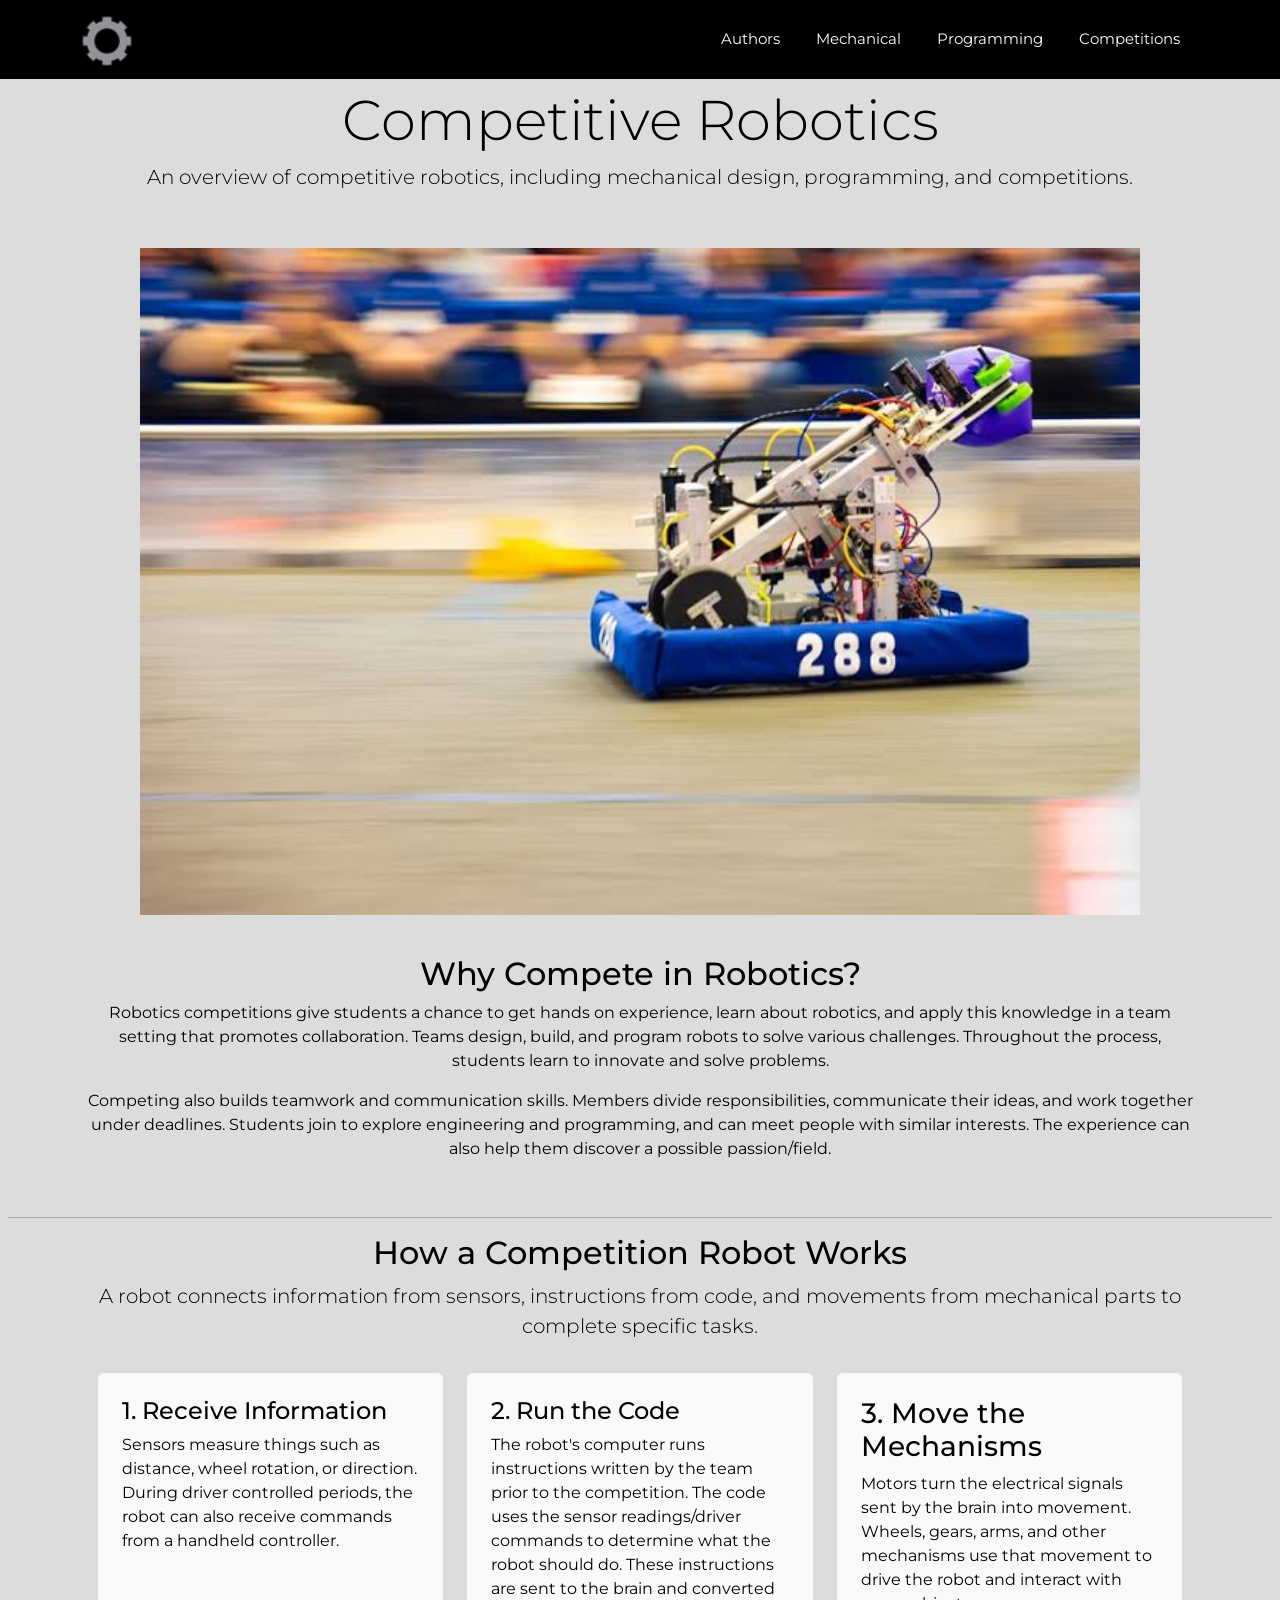
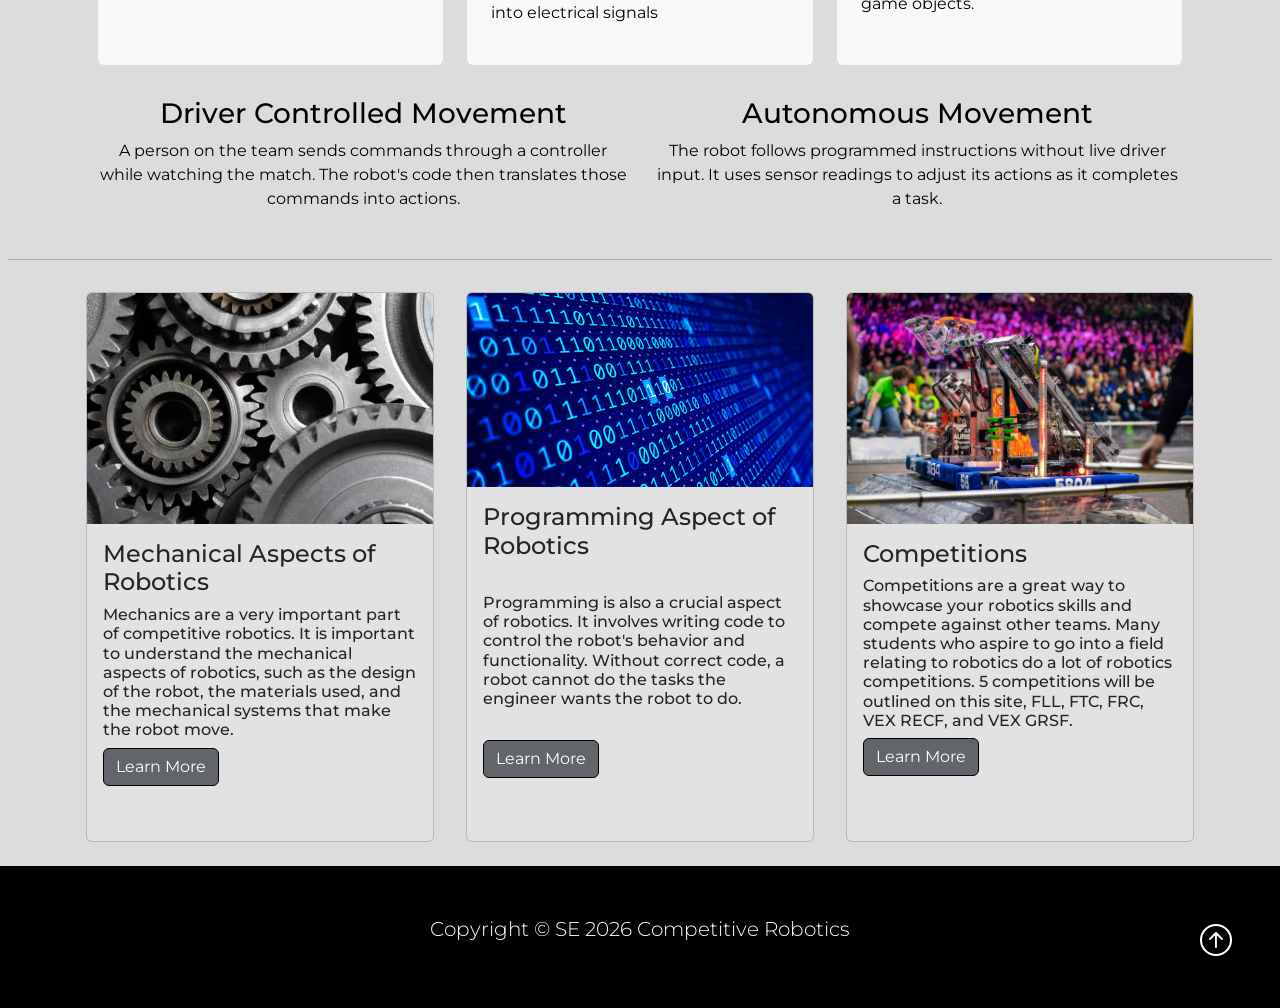
<file: index.html>
<!DOCTYPE html>
<html lang="en">

<head>
    <meta charset="UTF-8">
    <meta name="viewport" content="width=device-width, initial-scale=1.0">
    <title>Competitive Robotics</title>

    <link href="https://cdn.jsdelivr.net/npm/bootstrap@5.3.8/dist/css/bootstrap.min.css" rel="stylesheet"
        integrity="sha384-sRIl4kxILFvY47J16cr9ZwB07vP4J8+LH7qKQnuqkuIAvNWLzeN8tE5YBujZqJLB" crossorigin="anonymous">

    <link rel="stylesheet" href="https://cdn.jsdelivr.net/npm/bootstrap-icons@1.13.1/font/bootstrap-icons.min.css">
    <link rel="stylesheet" href="styles.css">

    <script src="https://cdn.jsdelivr.net/npm/bootstrap@5.3.8/dist/js/bootstrap.bundle.min.js"
        integrity="sha384-FKyoEForCGlyvwx9Hj09JcYn3nv7wiPVlz7YYwJrWVcXK/BmnVDxM+D2scQbITxI"
        crossorigin="anonymous"></script>
</head>

<body class="body">
    <header>
        <!-- Navbar -->
        <nav class="navbar navbar-expand-lg nav-background-color" data-bs-theme="dark">
            <div class="container">

                <!-- Hamburger Icon -->
                <a href="#" class="navbar-brand">
                    <img src="img/logo.png" alt="Gear Logo" class="d-inline-block align-text-top w-50">
                </a>

                <!-- This button opens and closes the menu -->
                <button class="navbar-toggler" type="button" data-bs-toggle="collapse" data-bs-target="#navmenu">
                    <span class="navbar-toggler-icon"></span>
                </button>

                <!-- Collapsible navbar menu with custom hover underline CSS animation -->
                <div class="collapse navbar-collapse" id="navmenu"> <!-- Links to Hamburger -->
                    <ul class="navbar-nav ms-auto"> <!-- ms-auto provides auto margin spacing-->
                        <li class="nav-itm">
                            <a href="authors.html" class="nav-link hover-underline-animation nav-menu-item">Authors</a>
                        </li>
                        <li class="nav-itm">
                            <a href="mechanical.html"
                                class="nav-link hover-underline-animation nav-menu-item">Mechanical</a>
                        </li>
                        <li class="nav-itm">
                            <a href="programming.html"
                                class="nav-link hover-underline-animation nav-menu-item">Programming</a>
                        </li>

                        <!-- Link to the comparison page and group the competition links -->
                        <li class="nav-itm dropdown">
                            <a href="comp.html"
                                class="nav-link dropdown-toggle hover-underline-animation nav-menu-item">Competitions</a>
                            <div class="dropdown-menu">
                                <a class="dropdown-item" href="fll.html">FLL</a>
                                <a class="dropdown-item" href="ftc.html">FTC</a>
                                <a class="dropdown-item" href="frc.html">FRC</a>
                                <a class="dropdown-item" href="recf.html">VEX RECF</a>
                                <a class="dropdown-item" href="grsf.html">VEX GRSF</a>
                            </div>
                        </li>
                    </ul>
                </div>
            </div>
        </nav>
    </header>

    <!-- Container for the main page content -->
    <div class="container-fluid p-0">
        <section class="overview text-dark p-2 text-left">

            <!-- Page header -->
            <div class="text-center">
                <h1 class="display-4">Competitive Robotics</h1>
                <p class="lead">An overview of competitive robotics, including mechanical design, programming, and
                    competitions.</p>
            </div>
            <br>

            <!-- Robot image & caption -->
            
            <div class="row">
                <div class="text-center col-sm-12 p-3">
                    <div class="shadow-command gif-robot">   
                        <img src="img/robotpicfront.jpeg" alt="Robotics picture" class="index-gif-robot img-fluid col-md-6">
                        <div class="caption">This shows a robot in motion at the FIRST robotics competition (FRC).</div>
                    </div>
                </div>
            </div>
            <br>

            <!-- Why students participate -->
            <div class="container-lg min-vh-10">    
                <div class="text highlighter text-center">
                    <h2 class="text-center">Why Compete in Robotics?</h2>
                    <p>
                        Robotics competitions give students a chance to get hands on
                        experience, learn about robotics, and apply this knowledge
                        in a team setting that promotes collaboration. Teams design,
                        build, and program robots to solve various challenges. Throughout
                        the process, students learn to innovate and solve problems.
                    </p>
                    <p>
                        Competing also builds teamwork and communication skills.
                        Members divide responsibilities, communicate their ideas, and work
                        together under deadlines. Students join to explore engineering
                        and programming, and can meet people with similar interests.
                        The experience can also help them discover a possible passion/field.
                    </p>
                </div>
            </div>
            <br>
            <hr>

            <!-- Three stages of robot pipeline -->
            <div class="container-lg min-vh-10">   
                <div class="text-center">
                    <h2>How a Competition Robot Works</h2>
                    <p class="lead">
                        A robot connects information from sensors, instructions from code,
                        and movements from mechanical parts to complete specific tasks.
                    </p>
                </div>
            </div>
            <div class="container-lg min-vh-10">
                <div class="row p-3">
                    <!-- Explain sensor readings and driver input -->
                    <div class="col-sm-4">
                        <div class="h-100 p-4 bg-light rounded">
                            <h4>1. Receive Information</h4>
                            <p>
                                Sensors measure things such as distance, wheel rotation,
                                or direction. During driver controlled periods, the robot
                                can also receive commands from a handheld controller.
                            </p>
                        </div>
                    </div>

                    <!-- Explain how the robot processes information using code -->
                    <div class="col-sm-4">
                        <div class="h-100 p-4 bg-light rounded">
                            <h4>2. Run the Code</h4>
                            <p>
                                The robot's computer runs instructions written by the
                                team prior to the competition. The code uses the sensor
                                readings/driver commands to determine what the robot
                                should do. These instructions are sent to the brain and
                                converted into electrical signals
                            </p>
                        </div>
                    </div>

                    <!-- Explain how motors and mechanical parts produce movement -->
                    <div class="col-sm-4">
                        <div class="h-100 p-4 bg-light rounded">
                            <h3>3. Move the Mechanisms</h3>
                            <p>
                                Motors turn the electrical signals sent by the brain
                                into movement. Wheels, gears, arms, and other mechanisms
                                use that movement to drive the robot and interact with game objects.
                            </p>
                        </div>
                    </div>
                </div>
            </div>
            <!-- Compare driver controlled and autonomous movements -->
            <div class="container-lg min-vh-10">    
                <div class="row p-3">
                    <div class="col-sm-6 highlighter text-center">
                        <h3>Driver Controlled Movement</h3>
                        <p>
                            A person on the team sends commands through a controller
                            while watching the match. The robot's code then translates
                            those commands into actions.
                        </p>
                    </div>

                    <div class="col-sm-6 highlighter text-center">
                        <h3>Autonomous Movement</h3>
                        <p>
                            The robot follows programmed instructions without live
                            driver input. It uses sensor readings to adjust its
                            actions as it completes a task.
                        </p>
                    </div>
                </div>
            </div>
            <hr>

            <!-- Introduce the three main topics and link to their pages -->
            <div class="container-lg min-vh-10">
                <div class="row">
                    <!-- Mechanical design card -->
                    <div class="frame col-sm-4 p-3">
                        <div class="card about">
                            <img src="img/gearimagegeneric.jpeg" alt="gears" class="card-img-top">
                            <div class="card-body">
                                <h4 class="card-title">Mechanical Aspects of Robotics</h4>

                                <h6> Mechanics are a very important part of competitive robotics. It
                                    is important to understand the mechanical aspects of robotics, such as
                                    the design of the robot, the materials used, and the mechanical systems
                                    that make the robot move.
                                </h6>
                                <a href="mechanical.html" class="index-btn btn btn-primary">Learn More</a>
                            </div>
                        </div>
                    </div>

                    <!-- Programming card -->
                    <div class="frame col-sm-4 p-3">
                        <div class="card about">
                            <img src="img/binarythingy.webp" alt="binary code" class="card-img-top">
                            <div class="card-body">
                                <h4 class="card-title">Programming Aspect of Robotics</h4>
                                <br>
                                <h6> Programming is also a crucial aspect of robotics. It involves writing code to
                                    control the robot's behavior and functionality.
                                    Without correct code, a robot cannot do the tasks the engineer wants the robot to
                                    do.
                                </h6>
                                <br>

                                <a href="programming.html" class="index-btn btn btn-primary">Learn More</a>
                            </div>
                        </div>
                    </div>

                    <!-- Competitions card -->
                    <div class="frame col-sm-4 p-3">
                        <div class="card about">
                            <img src="img/compimageforindex.webp" alt="comp image" class="card-img-top">
                            <div class="card-body">
                                <h4 class="card-title">Competitions</h4>

                                <h6> Competitions are a great way to showcase your robotics skills and compete against
                                    other teams.
                                    Many students who aspire to go into a field relating to robotics do a lot of
                                    robotics competitions.
                                    5 competitions will be outlined on this site, FLL, FTC, FRC, VEX RECF, and VEX GRSF.
                                </h6>
                                <a href="comp.html" class="index-btn btn btn-primary">Learn More</a>
                            </div>
                        </div>
                    </div>
                </div>
            </div>
        </section>
    </div>
</body>

<!-- Footer and a link back to the top of the page -->
<footer class="p-5 footer text-light text-center position-relative">
    <div class="container">
        <p class="lead footer">Copyright &copy; SE 2026 Competitive Robotics</p>
        <a href="#" class="position-absolute bottom-0 end-0 p-5">
            <i class="bi bi-arrow-up-circle h2 icon-white"></i>
        </a>
    </div>
</footer>

</html>
</file>
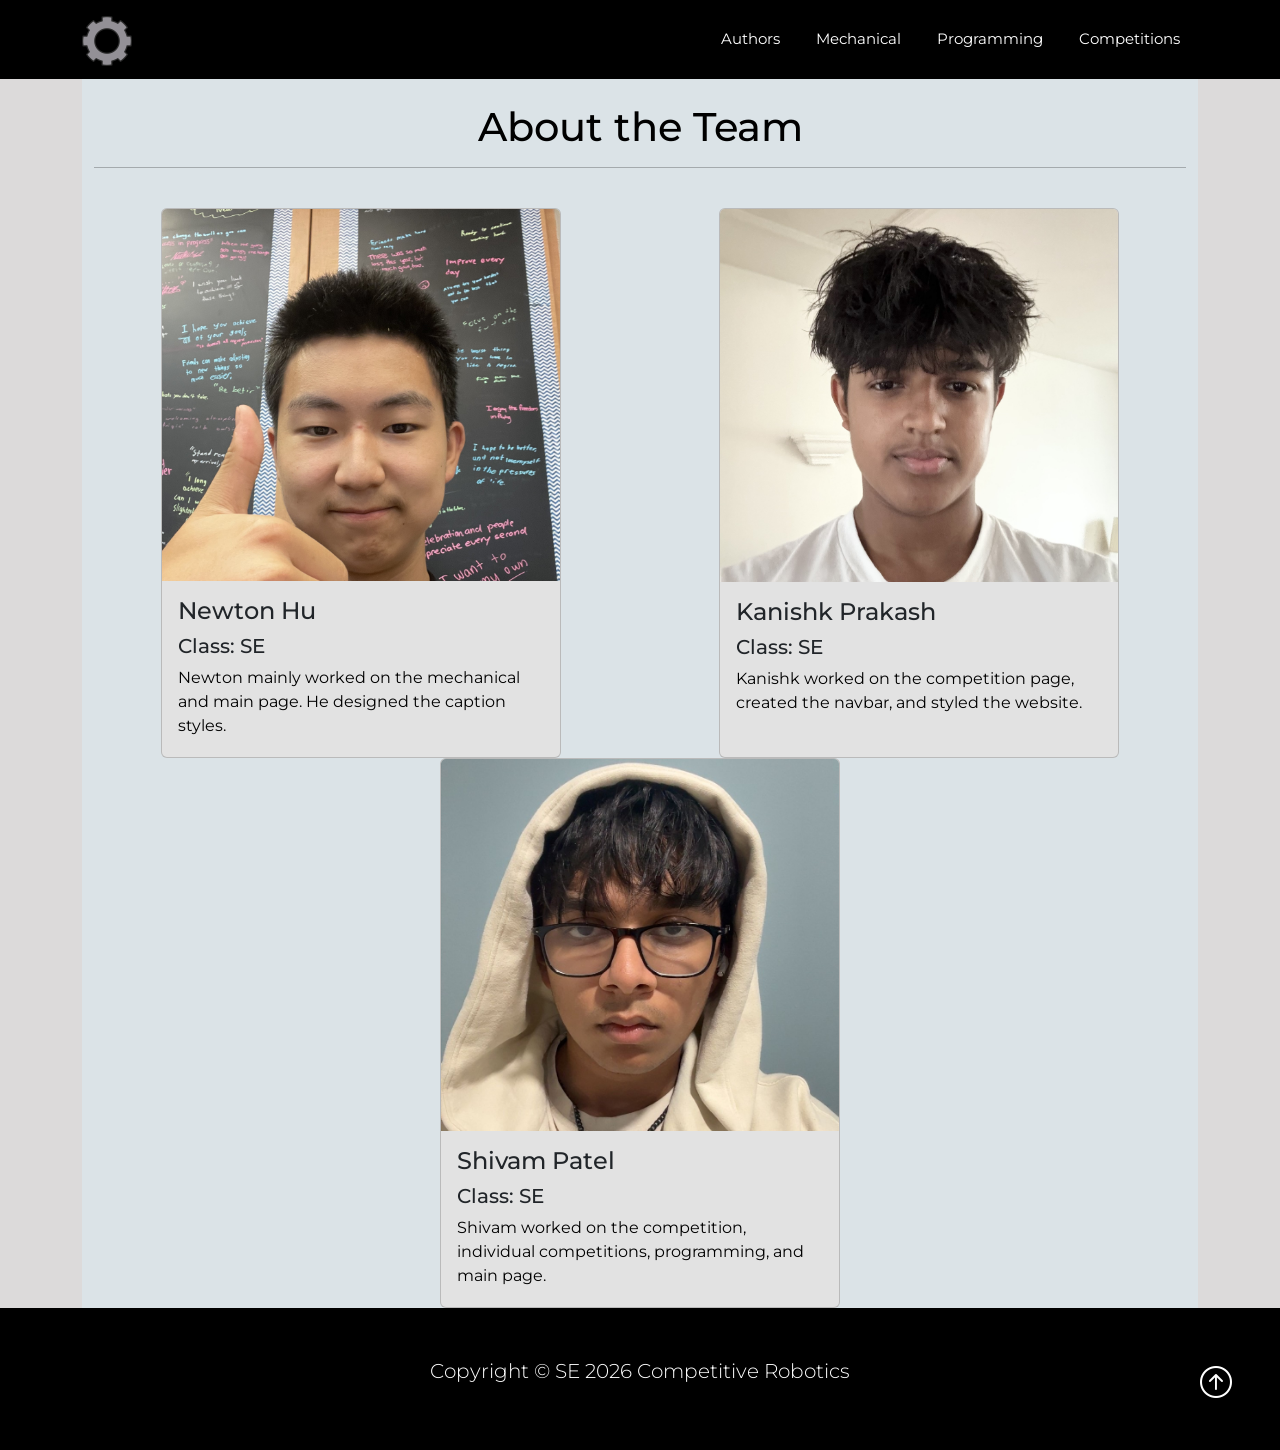
<file: authors.html>
<!DOCTYPE html>
<html lang="en">

<head>
    <meta charset="UTF-8">
    <meta name="viewport" content="width=device-width, initial-scale=1.0">
    <title>Competitive Robotics</title>

    <link href="https://cdn.jsdelivr.net/npm/bootstrap@5.3.8/dist/css/bootstrap.min.css" rel="stylesheet"
        integrity="sha384-sRIl4kxILFvY47J16cr9ZwB07vP4J8+LH7qKQnuqkuIAvNWLzeN8tE5YBujZqJLB" crossorigin="anonymous">


    <link rel="stylesheet" href="https://cdn.jsdelivr.net/npm/bootstrap-icons@1.13.1/font/bootstrap-icons.min.css">
    <link rel="stylesheet" href="styles.css">


    <script src="https://cdn.jsdelivr.net/npm/bootstrap@5.3.8/dist/js/bootstrap.bundle.min.js"
        integrity="sha384-FKyoEForCGlyvwx9Hj09JcYn3nv7wiPVlz7YYwJrWVcXK/BmnVDxM+D2scQbITxI"
        crossorigin="anonymous"></script>
</head>

<body class="body">
    <header>
        <!-- Navbar -->
        <nav class="navbar navbar-expand-lg nav-background-color" data-bs-theme="dark">
            <div class="container"> <!-- Website brand -->
                <a href="index.html" class="navbar-brand">
                    <img src="img/logo.png" alt="Gear Logo" class="d-inline-block align-text-top w-50">
                </a>

                <!-- Hamburger Icon-->
                <button class="navbar-toggler" type="button" data-bs-toggle="collapse" data-bs-target="#navmenu">
                    <span class="navbar-toggler-icon"></span>
                </button>

                <!-- Collapsible navbar menu with custom hover underline CSS animation -->
                <div class="collapse navbar-collapse" id="navmenu"> <!-- Links to Hamburger -->
                    <ul class="navbar-nav ms-auto"> <!-- ms-auto provides auto margin spacing-->
                        <li class="nav-itm">
                            <a href="authors.html" class="nav-link hover-underline-animation nav-menu-item">Authors</a>
                        </li>
                        <li class="nav-itm">
                            <a href="mechanical.html"
                                class="nav-link hover-underline-animation nav-menu-item">Mechanical</a>
                        </li>
                        <li class="nav-itm">
                            <a href="programming.html"
                                class="nav-link hover-underline-animation nav-menu-item">Programming</a>
                        </li>

                        <!-- Link to the comparison page and group the competition links -->
                        <li class="nav-itm dropdown">
                            <a href="comp.html"
                                class="nav-link dropdown-toggle hover-underline-animation nav-menu-item">Competitions</a>
                            <div class="dropdown-menu">
                                <a class="dropdown-item" href="fll.html">FLL</a>
                                <a class="dropdown-item" href="ftc.html">FTC</a>
                                <a class="dropdown-item" href="frc.html">FRC</a>
                                <a class="dropdown-item" href="recf.html">VEX RECF</a>
                                <a class="dropdown-item" href="grsf.html">VEX GRSF</a>
                            </div>
                        </li>
                    </ul>
                </div>
            </div>

        </nav>
    </header>
    <div class="container-lg min-vh">
        <!--About the team-->
        <section class="authors">
            <div class="container">
                <br>
                <h1 class="text-center about-team">About the Team</h1>
                <hr><br> <!-- Horizontal and line break -->
                <!-- Cards organized in a 3 x 1 table format-->
                <div class="row">
                    <!-- Newton's card -->
                    <div class="col">
                        <div class="card about">
                            <img src="img/profile-pic.jpeg" alt="Newton Hu" class="card-img-top">
                            <div class="card-body">
                                <h4 class="card-title">Newton Hu</h4>
                                <h5>Class: SE</h5>
                                <p class="card-text">Newton mainly worked on the mechanical and main page. He designed the caption styles. </p>
                            </div>

                        </div>
                    </div>
                    <!-- Kanishk's card -->
                    <div class="col">
                        <div class="card about">
                            <img src="img/Kanishk.jpeg" alt="Kanishk Prakash" class="card-img-top">
                            <div class="card-body">
                                <h4 class="card-title">Kanishk Prakash</h4>
                                <h5>Class: SE</h5>
                                <p class="card-text">Kanishk worked on the competition page, created the navbar, and
                                    styled the website.</p>
                            </div>

                        </div>
                    </div>
                    <!-- Shivam's card -->
                    <div class="col">
                        <div class="card about">
                            <img src="img/shivam.JPG" alt="Shivam Patel" class="card-img-top">
                            <div class="card-body">
                                <h4 class="card-title">Shivam Patel</h4>
                                <h5>Class: SE</h5>
                                <p class="card-text">Shivam worked on the competition, individual competitions,
                                    programming, and main page.</p>
                            </div>

                        </div>
                    </div>
                </div>

            </div>

        </section>
    </div>

    <!-- Footer and a link back to the top of the page -->
    <footer class="p-5 footer text-light text-center position-relative">
        <div class="container">
            <p class="lead footer">Copyright &copy; SE 2026 Competitive Robotics</p>
            <a href="#" class="position-absolute bottom-0 end-0 p-5">
                <i class="bi bi-arrow-up-circle h2 icon-white"></i>
            </a>
        </div>
    </footer>

</body>

</html>
</file>
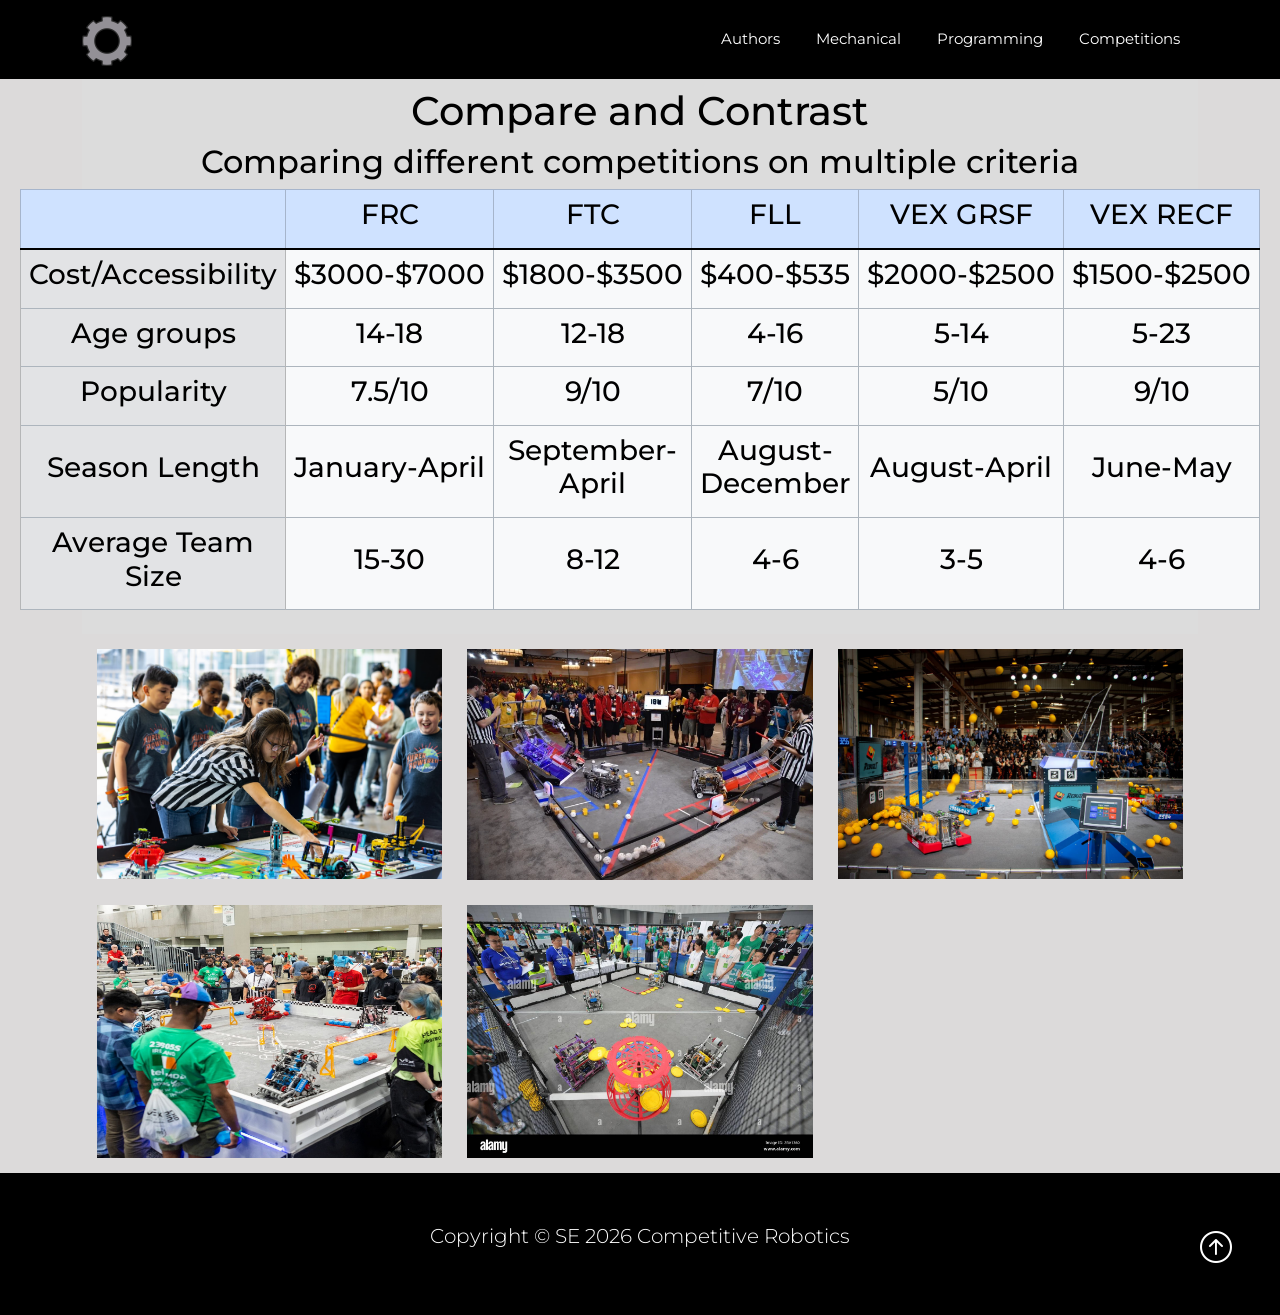
<file: comp.html>
<!DOCTYPE html>
<html lang="en">

<head>
    <meta charset="UTF-8">
    <meta name="viewport" content="width=device-width, initial-scale=1.0">
    <title>Competitive Robotics</title>

    <link href="https://cdn.jsdelivr.net/npm/bootstrap@5.3.8/dist/css/bootstrap.min.css" rel="stylesheet"
        integrity="sha384-sRIl4kxILFvY47J16cr9ZwB07vP4J8+LH7qKQnuqkuIAvNWLzeN8tE5YBujZqJLB" crossorigin="anonymous">


    <link rel="stylesheet" href="https://cdn.jsdelivr.net/npm/bootstrap-icons@1.13.1/font/bootstrap-icons.min.css">
    <link rel="stylesheet" href="styles.css">


    <script src="https://cdn.jsdelivr.net/npm/bootstrap@5.3.8/dist/js/bootstrap.bundle.min.js"
        integrity="sha384-FKyoEForCGlyvwx9Hj09JcYn3nv7wiPVlz7YYwJrWVcXK/BmnVDxM+D2scQbITxI"
        crossorigin="anonymous"></script>
</head>

<body class="body">

    <header>
        <!-- Navbar -->
        <nav class="navbar navbar-expand-lg nav-background-color" data-bs-theme="dark">
            <div class="container"> <!-- Website brand -->
                <a href="index.html" class="navbar-brand">
                    <img src="img/logo.png" alt="Gear Logo" class="d-inline-block align-text-top w-50">
                </a>

                <!-- Hamburger Icon-->
                <button class="navbar-toggler" type="button" data-bs-toggle="collapse" data-bs-target="#navmenu">
                    <span class="navbar-toggler-icon"></span>
                </button>

                <!-- Collapsible navbar menu with custom hover underline CSS animation -->
                <div class="collapse navbar-collapse" id="navmenu"> <!-- Links to Hamburger -->
                    <ul class="navbar-nav ms-auto"> <!-- ms-auto provides auto margin spacing-->
                        <li class="nav-itm">
                            <a href="authors.html" class="nav-link hover-underline-animation nav-menu-item">Authors</a>
                        </li>
                        <li class="nav-itm">
                            <a href="mechanical.html"
                                class="nav-link hover-underline-animation nav-menu-item">Mechanical</a>
                        </li>
                        <li class="nav-itm">
                            <a href="programming.html"
                                class="nav-link hover-underline-animation nav-menu-item">Programming</a>
                        </li>
                        <li class="nav-itm dropdown">
                            <a href="comp.html"
                                class="nav-link dropdown-toggle hover-underline-animation nav-menu-item">Competitions</a>
                            <div class="dropdown-menu">
                                <a class="dropdown-item" href="fll.html">FLL</a>
                                <a class="dropdown-item" href="ftc.html">FTC</a>
                                <a class="dropdown-item" href="frc.html">FRC</a>
                                <a class="dropdown-item" href="recf.html">VEX RECF</a>
                                <a class="dropdown-item" href="grsf.html">VEX GRSF</a>
                            </div>
                        </li>
                    </ul>
                </div>
            </div>

        </nav>
    </header>
    <div class="container-lg min-vh-10">
        <section class="overview text-dark p-2 text-left"> <!-- Overview -->
            <div class="text-center">
                <h1>Compare and Contrast</h1>
                <h2>Comparing different competitions on multiple criteria</h2>
            </div>
            <div class="container cent">

                <hr><br>

                <!--Table comparing each competition on different factors-->
                <table class="table table-hover text-center table-light table-bordered border-dark-subtle">
                    <thead>
                        <tr class="table-primary">
                            <th></th>
                            <th>
                                <h3>FRC</h3>
                            </th>
                            <th>
                                <h3>FTC</h3>
                            </th>
                            <th>
                                <h3>FLL</h3>
                            </th>
                            <th>
                                <h3>VEX GRSF</h3>
                            </th>
                            <th>
                                <h3>VEX RECF</h3>
                            </th>
                        </tr>
                    </thead>
                    <tbody class="table-group-divider">
                        <!-- Row 1-->
                        <tr class="align-middle">
                            <th scope="row" class="table-secondary">
                                <h3>Cost/Accessibility</h3>
                            </th>
                            <td class="text-center">
                                <h3>$3000-$7000</h3>
                            </td>
                            <td class="text-center">
                                <h3>$1800-$3500</h3>
                            </td>
                            <td class="text-center">
                                <h3>$400-$535</h3>
                            </td>
                            <td class="text-center">
                                <h3>$2000-$2500</h3>
                            </td>
                            <td class="text-center">
                                <h3>$1500-$2500</h3>
                            </td>
                        </tr>
                        <!-- Row 2-->
                        <tr class="align-middle">
                            <th scope="row" class="table-secondary">
                                <h3>Age groups</h3>
                            </th>
                            <td class="text-center">
                                <h3>14-18</h3>
                            </td>
                            <td class="text-center">
                                <h3>12-18</h3>
                            </td>
                            <td class="text-center">
                                <h3>4-16</h3>
                            </td>
                            <td class="text-center">
                                <h3>5-14</h3>
                            </td>
                            <td class="text-center">
                                <h3>5-23</h3>
                            </td>
                        </tr>
                        <!-- Row 3-->
                        <tr class="align-middle">
                            <th scope="row" class="table-secondary">
                                <h3>Popularity</h3>
                            </th>
                            <td class="text-center">
                                <h3>7.5/10</h3>
                            </td>
                            <td class="text-center">
                                <h3>9/10</h3>
                            </td>
                            <td class="text-center">
                                <h3>7/10</h3>
                            </td>
                            <td class="text-center">
                                <h3>5/10</h3>
                            </td>
                            <td class="text-center">
                                <h3>9/10</h3>
                            </td>
                        </tr>
                        <!-- Row 4-->
                        <tr class="align-middle">
                            <th scope="row" class="table-secondary">
                                <h3>Season Length</h3>
                            </th>
                            <td class="text-center">
                                <h3>January-April</h3>
                            </td>
                            <td class="text-center">
                                <h3>September-April</h3>
                            </td>
                            <td class="text-center">
                                <h3>August-December</h3>
                            </td>
                            <td class="text-center">
                                <h3>August-April</h3>
                            </td>
                            <td class="text-center">
                                <h3>June-May</h3>
                            </td>
                        </tr>
                        <!-- Row 5-->
                        <tr class="align-middle">
                            <th scope="row" class="table-secondary">
                                <h3>Average Team Size</h3>
                            </th>
                            <td class="text-center">
                                <h3>15-30</h3>
                            </td>
                            <td class="text-center">
                                <h3>8-12</h3>
                            </td>
                            <td class="text-center">
                                <h3>4-6</h3>
                            </td>
                            <td class="text-center">
                                <h3>3-5</h3>
                            </td>
                            <td class="text-center">
                                <h3>4-6</h3>
                            </td>
                        </tr>
                    </tbody>
                </table>
            </div>
        </section>
        <div class="robotics-grid ">
            <!--FLL Card-->
            <div class="content">
                <a href="fll.html" target="_blank">
                    <div class="content-overlay"></div>
                    <img src="img/FLL-comp.jpg" alt="FIRST LEGO League" class=" center img-fluid">
                    <div class="content-details fadeIn-bottom">
                        <h3 class="content-title">FLL</h3>
                        <p class="content-text">
                            Explore LEGO-based robotics and how students can get involved.
                        </p>
                        <h3 class="content-title">CLICK ME!</h3>
                    </div>
                </a>
            </div>
            <!--FTC Card-->
            <div class="">
                <div class="content">
                    <a href="ftc.html" target="_blank">
                        <div class="content-overlay"></div>
                        <img src="img/FTC.webp" alt="FIRST Tech Challenge" class=" center img-fluid">
                        <div class="content-details fadeIn-bottom">
                            <h3 class="content-title">FTC</h3>
                            <p class="content-text">
                                Explore the FIRST Tech Challenge and how students can get involved.
                            </p>
                            <h3 class="content-title">CLICK ME!</h3>
                        </div>
                    </a>
                </div>
            </div>
            <!--FRC Card-->
            <div class="">
                <div class="content">
                    <a href="frc.html" target="_blank">
                        <div class="content-overlay"></div>
                        <img src="img/frc.jpg" alt="FIRST Robotics Competition" class=" center img-fluid">
                        <div class="content-details fadeIn-bottom">
                            <h3 class="content-title">FRC</h3>
                            <p class="content-text">
                                Explore the FIRST Robotics Competition and how students can get involved.
                            </p>
                            <h3 class="content-title">CLICK ME!</h3>
                        </div>
                    </a>
                </div>
            </div>
            <!--RECF Card-->
            <div class="">
                <div class="content">
                    <a href="recf.html" target="_blank">
                        <div class="content-overlay"></div>
                        <img src="img/VEX recf.jpg" alt="RECF robotics competition" class=" center img-fluid">
                        <div class="content-details fadeIn-bottom">
                            <h3 class="content-title">VEX RECF</h3>
                            <p class="content-text">
                                Explore RECF challenges and how students can get involved.
                            </p>
                            <h3 class="content-title">CLICK ME!</h3>
                        </div>
                    </a>
                </div>
            </div>
            <!--VEX GRSF Card-->
            <div class="">
                <div class="content">
                    <a href="grsf.html" target="_blank">
                        <div class="content-overlay"></div>
                        <img src="img/VEX global.jpg" alt="VEX robotics competition" class=" center img-fluid">
                        <div class="content-details fadeIn-bottom">
                            <h3 class="content-title">VEX GRSF</h3>
                            <p class="content-text">
                                Explore VEX GRSF competitions and how students can get involved.
                            </p>
                            <h3 class="content-title">CLICK ME!</h3>
                        </div>
                    </a>
                </div>
            </div>
        </div>
        </section>
    </div>



    <!-- Footer and a link back to the top of the page -->
    <footer class="p-5 footer text-light text-center position-relative">
        <div class="container">
            <p class="lead footer">Copyright &copy; SE 2026 Competitive Robotics</p>
            <a href="index.html" class="position-absolute bottom-0 end-0 p-5">
                <i class="bi bi-arrow-up-circle h2 icon-white"></i>
            </a>
        </div>
    </footer>
</body>

</html>
</file>
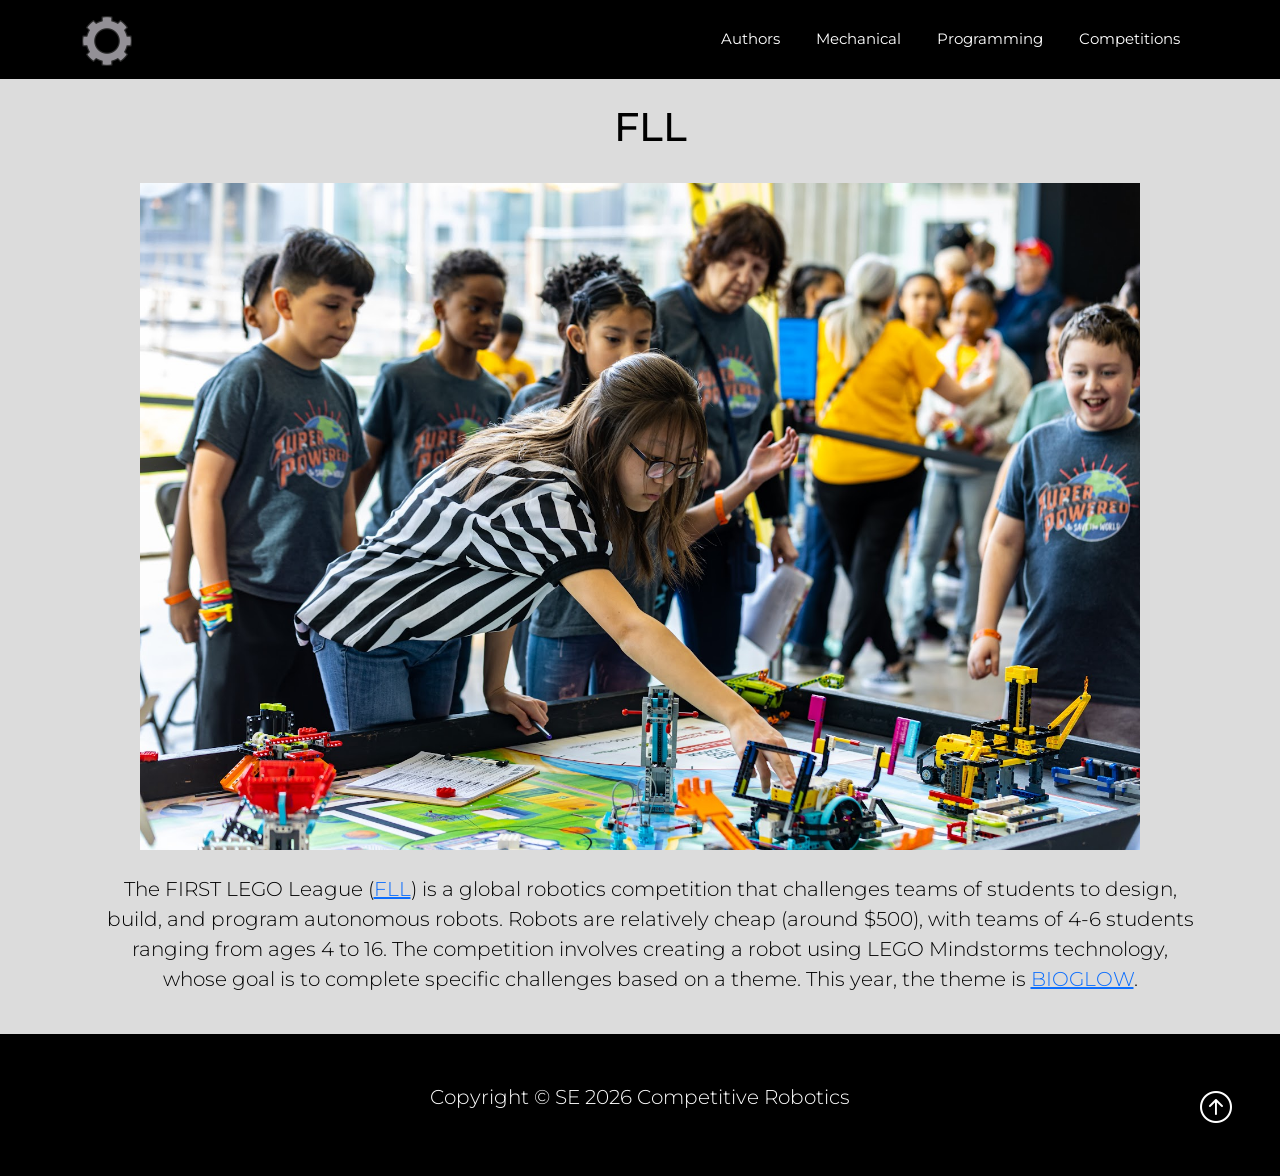
<file: fll.html>
<!DOCTYPE html>
<html lang="en">

<head>
    <meta charset="UTF-8">
    <meta name="viewport" content="width=device-width, initial-scale=1.0">
    <title>Competitive Robotics</title>

    <link href="https://cdn.jsdelivr.net/npm/bootstrap@5.3.8/dist/css/bootstrap.min.css" rel="stylesheet"
        integrity="sha384-sRIl4kxILFvY47J16cr9ZwB07vP4J8+LH7qKQnuqkuIAvNWLzeN8tE5YBujZqJLB" crossorigin="anonymous">


    <link rel="stylesheet" href="https://cdn.jsdelivr.net/npm/bootstrap-icons@1.13.1/font/bootstrap-icons.min.css">
    <link rel="stylesheet" href="styles.css">


    <script src="https://cdn.jsdelivr.net/npm/bootstrap@5.3.8/dist/js/bootstrap.bundle.min.js"
        integrity="sha384-FKyoEForCGlyvwx9Hj09JcYn3nv7wiPVlz7YYwJrWVcXK/BmnVDxM+D2scQbITxI"
        crossorigin="anonymous"></script>
</head>

<body class="body">
    <header>
        <!-- Navbar -->
        <nav class="navbar navbar-expand-lg nav-background-color" data-bs-theme="dark">
            <div class="container"> <!-- Website brand -->
                <a href="index.html" class="navbar-brand">
                    <img src="img/logo.png" alt="Gear Logo" class="d-inline-block align-text-top w-50">
                </a>

                <!-- Hamburger Icon-->
                <button class="navbar-toggler" type="button" data-bs-toggle="collapse" data-bs-target="#navmenu">
                    <span class="navbar-toggler-icon"></span>
                </button>

                <!-- Collapsible navbar menu with custom hover underline CSS animation -->
                <div class="collapse navbar-collapse" id="navmenu"> <!-- Links to Hamburger -->
                    <ul class="navbar-nav ms-auto"> <!-- ms-auto provides auto margin spacing-->
                        <li class="nav-itm">
                            <a href="authors.html" class="nav-link hover-underline-animation nav-menu-item">Authors</a>
                        </li>
                        <li class="nav-itm">
                            <a href="mechanical.html"
                                class="nav-link hover-underline-animation nav-menu-item">Mechanical</a>
                        </li>
                        <li class="nav-itm">
                            <a href="programming.html"
                                class="nav-link hover-underline-animation nav-menu-item">Programming</a>
                        </li>
                        <li class="nav-itm dropdown">
                            <a href="comp.html"
                                class="nav-link dropdown-toggle hover-underline-animation nav-menu-item">Competitions</a>
                            <div class="dropdown-menu">
                                <a class="dropdown-item" href="fll.html">FLL</a>
                                <a class="dropdown-item" href="ftc.html">FTC</a>
                                <a class="dropdown-item" href="frc.html">FRC</a>
                                <a class="dropdown-item" href="recf.html">VEX RECF</a>
                                <a class="dropdown-item" href="grsf.html">VEX GRSF</a>
                            </div>
                        </li>
                    </ul>
                </div>
            </div>

        </nav>
    </header>

    <section class="overview text-dark p-2 text-center"> <!-- Overview -->
        <div class="container">
            <div class="row">
                <div class="p-3">
                    <h1 class="overview-left-padding">FLL</h1>
                    <br>
                    <div class="shadow-command gif-robot">   
                        <img src="img/FLL-comp.jpg" alt="FLL Competition" class="index-gif-robot img-fluid col-md-6">
                        <div class="caption">This shows students focused on their robot during the FLL competition</div>
                    </div>
                    
                    <br>
                    <br>
                    <p class="lead overview-font overview-left-padding">
                        The FIRST LEGO League (<a href="https://www.firstinspires.org/programs/fll/">FLL</a>)
                        is a global robotics competition that challenges teams of students to design, build,
                        and program autonomous robots. Robots are relatively cheap (around $500), with teams
                        of 4-6 students ranging from ages 4 to 16. The competition involves creating a robot
                        using LEGO Mindstorms technology, whose goal is to complete specific challenges based
                        on a theme. This year, the theme is
                        <a href="https://www.firstinspires.org/programs/fll/game-and-season">BIOGLOW</a>.
                    </p>
                </div>
            </div>
        </div>
    </section>
    <!-- Footer and a link back to the top of the page -->
    <footer class="p-5 footer text-light text-center position-relative">
        <div class="container">
            <p class="lead footer">Copyright &copy; SE 2026 Competitive Robotics</p>
            <a href="#" class="position-absolute bottom-0 end-0 p-5">
                <i class="bi bi-arrow-up-circle h2 icon-white"></i>
            </a>
        </div>
    </footer>

</body>

</html>
</file>
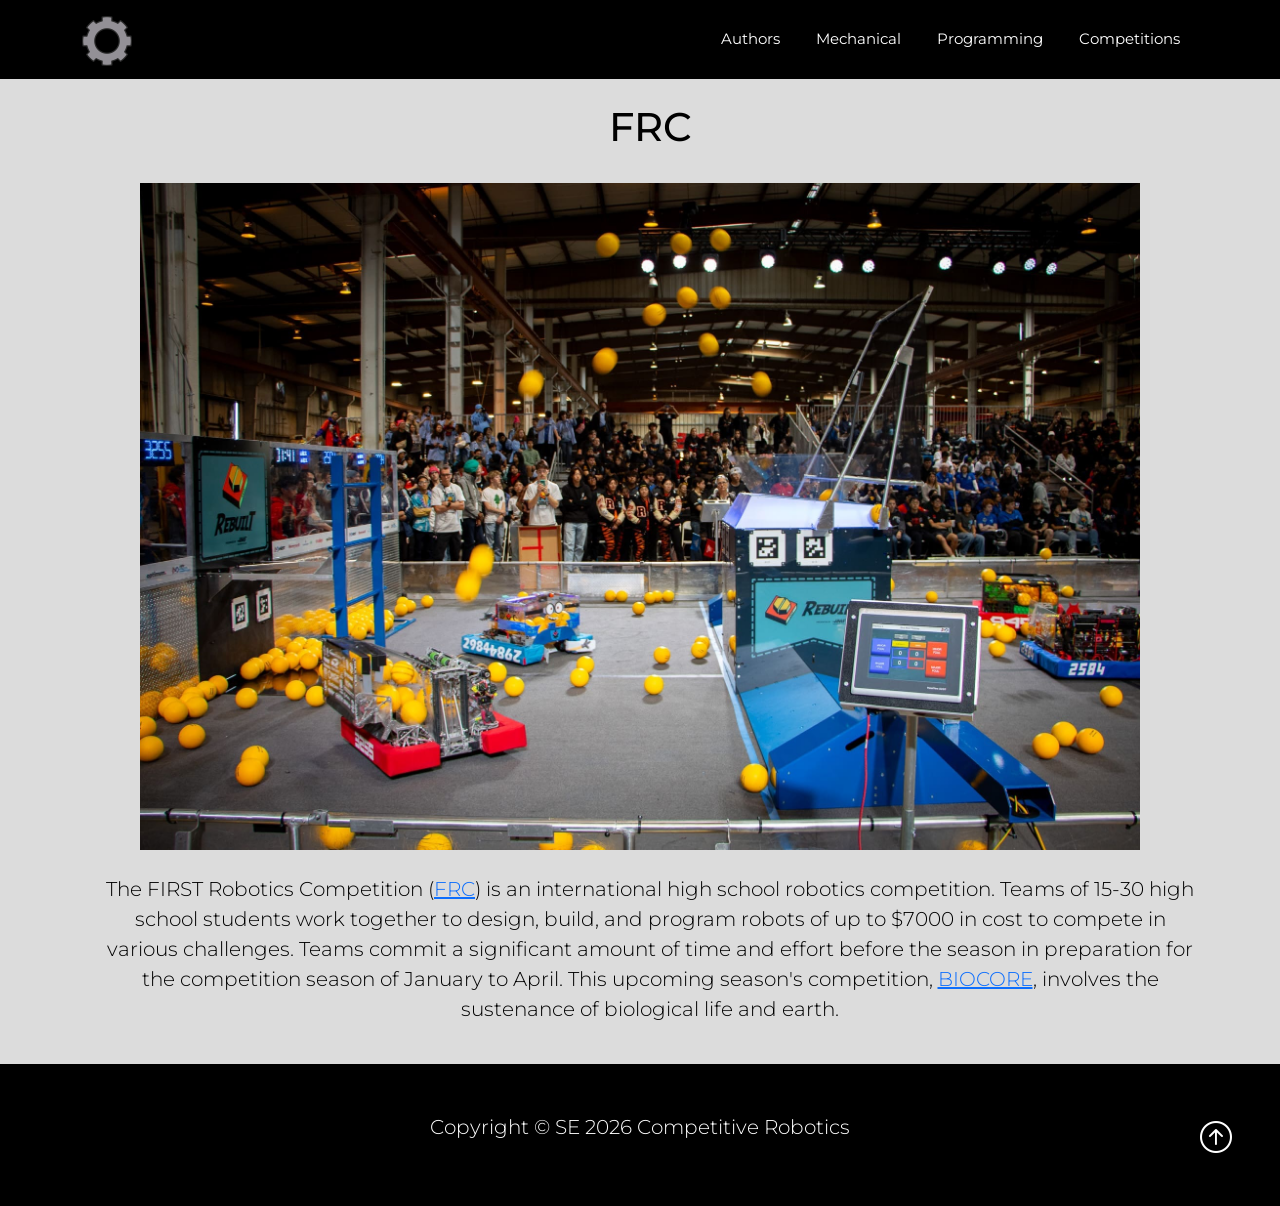
<file: frc.html>
<!DOCTYPE html>
<html lang="en">

<head>
    <meta charset="UTF-8">
    <meta name="viewport" content="width=device-width, initial-scale=1.0">
    <title>Competitive Robotics</title>

    <link href="https://cdn.jsdelivr.net/npm/bootstrap@5.3.8/dist/css/bootstrap.min.css" rel="stylesheet"
        integrity="sha384-sRIl4kxILFvY47J16cr9ZwB07vP4J8+LH7qKQnuqkuIAvNWLzeN8tE5YBujZqJLB" crossorigin="anonymous">


    <link rel="stylesheet" href="https://cdn.jsdelivr.net/npm/bootstrap-icons@1.13.1/font/bootstrap-icons.min.css">
    <link rel="stylesheet" href="styles.css">


    <script src="https://cdn.jsdelivr.net/npm/bootstrap@5.3.8/dist/js/bootstrap.bundle.min.js"
        integrity="sha384-FKyoEForCGlyvwx9Hj09JcYn3nv7wiPVlz7YYwJrWVcXK/BmnVDxM+D2scQbITxI"
        crossorigin="anonymous"></script>
</head>

<body class="body">
    <header>
        <!-- Navbar -->
        <nav class="navbar navbar-expand-lg nav-background-color" data-bs-theme="dark">
            <div class="container"> <!-- Website brand -->
                <a href="index.html" class="navbar-brand">
                    <img src="img/logo.png" alt="Gear Logo" class="d-inline-block align-text-top w-50">
                </a>

                <!-- Hamburger Icon-->
                <button class="navbar-toggler" type="button" data-bs-toggle="collapse" data-bs-target="#navmenu">
                    <span class="navbar-toggler-icon"></span>
                </button>

                <!-- Collapsible navbar menu with custom hover underline CSS animation -->
                <div class="collapse navbar-collapse" id="navmenu"> <!-- Links to Hamburger -->
                    <ul class="navbar-nav ms-auto"> <!-- ms-auto provides auto margin spacing-->
                        <li class="nav-itm">
                            <a href="authors.html" class="nav-link hover-underline-animation nav-menu-item">Authors</a>
                        </li>
                        <li class="nav-itm">
                            <a href="mechanical.html"
                                class="nav-link hover-underline-animation nav-menu-item">Mechanical</a>
                        </li>
                        <li class="nav-itm">
                            <a href="programming.html"
                                class="nav-link hover-underline-animation nav-menu-item">Programming</a>
                        </li>
                        <li class="nav-itm dropdown">
                            <a href="comp.html"
                                class="nav-link dropdown-toggle hover-underline-animation nav-menu-item">Competitions</a>
                            <div class="dropdown-menu">
                                <a class="dropdown-item" href="fll.html">FLL</a>
                                <a class="dropdown-item" href="ftc.html">FTC</a>
                                <a class="dropdown-item" href="frc.html">FRC</a>
                                <a class="dropdown-item" href="recf.html">VEX RECF</a>
                                <a class="dropdown-item" href="grsf.html">VEX GRSF</a>
                            </div>
                        </li>
                    </ul>
                </div>
            </div>

        </nav>
    </header>

    <section class="overview text-dark p-2 text-center"> <!-- Overview -->
        <div class="container">
            <div class="row">
                <div class="p-3">
                    <h1 class="overview-left-padding">FRC</h1>
                    <br>
                    <div class="shadow-command gif-robot">   
                        <img src="img/frc.jpg" alt="FRC Competition" class="index-gif-robot img-fluid col-md-6">
                        <div class="caption">This shows the FRC competition in action</div>
                    </div>
                    <br>
                    <br>
                    <p class="lead overview-font overview-left-padding">
                        The FIRST Robotics Competition (<a href="https://www.firstinspires.org/programs/frc/">FRC</a>)
                        is an international high school robotics competition. Teams of 15-30 high school students work
                        together to design, build, and program robots of up to $7000 in cost to compete in various
                        challenges.
                        Teams commit a significant amount of time and effort before the season in preparation for the
                        competition season of January to April. This upcoming season's competition,
                        <a href="https://www.firstinspires.org/programs/frc/game-and-season">BIOCORE</a>, involves
                        the sustenance of biological life and earth.
                    </p>
                </div>
            </div>
        </div>
    </section>
    <!-- Footer and a link back to the top of the page -->
    <footer class="p-5 footer text-light text-center position-relative">
        <div class="container">
            <p class="lead footer">Copyright &copy; SE 2026 Competitive Robotics</p>
            <a href="#" class="position-absolute bottom-0 end-0 p-5">
                <i class="bi bi-arrow-up-circle h2 icon-white"></i>
            </a>
        </div>
    </footer>

</body>

</html>
</file>
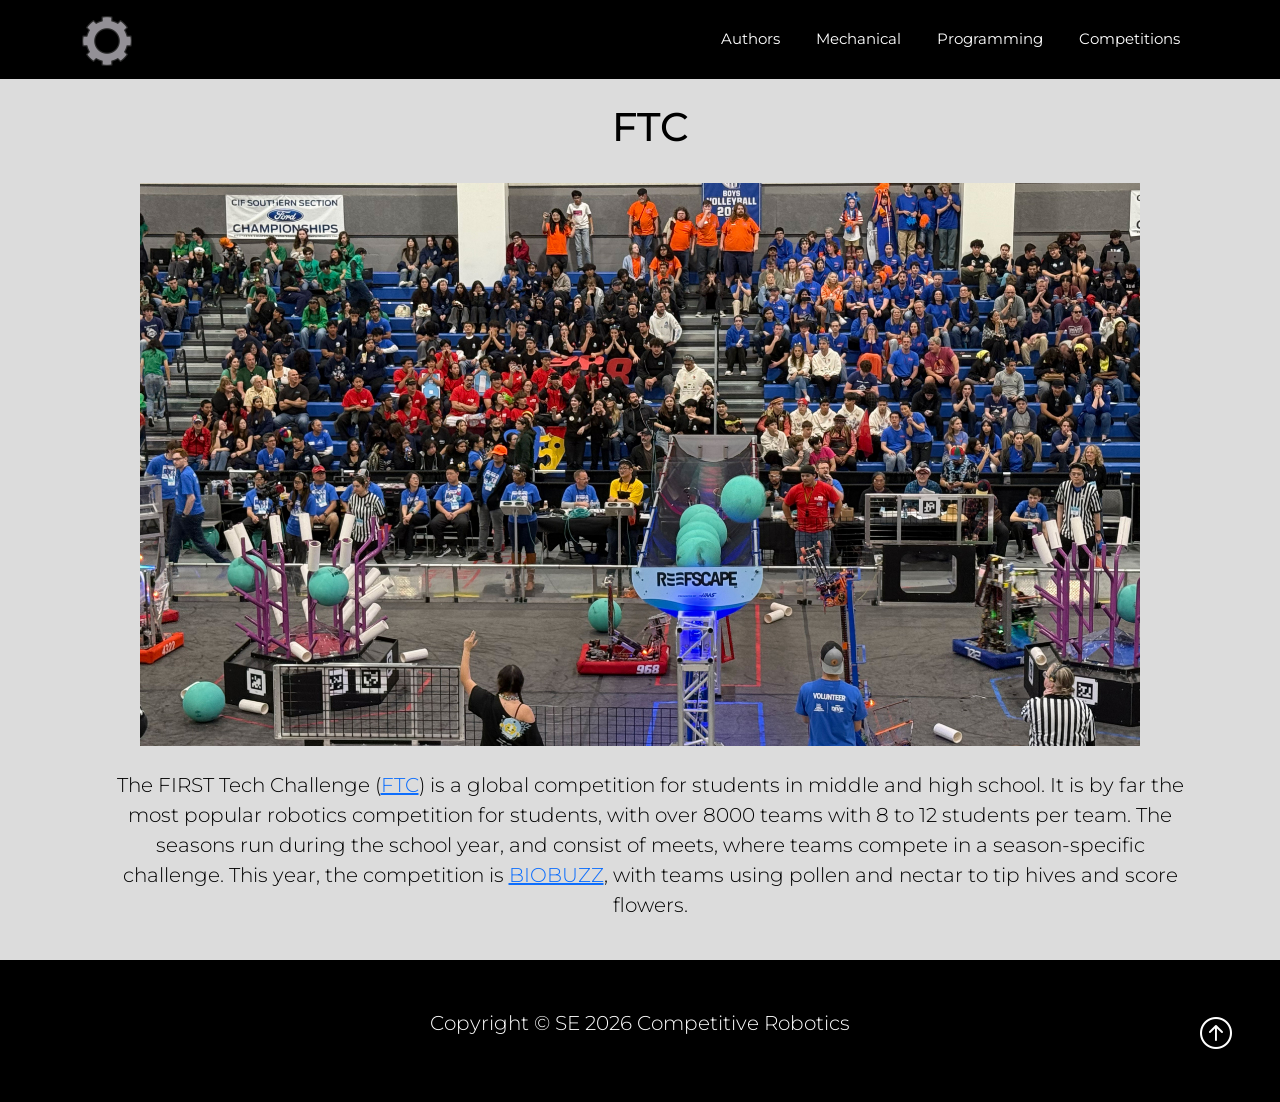
<file: ftc.html>
<!DOCTYPE html>
<html lang="en">

<head>
    <meta charset="UTF-8">
    <meta name="viewport" content="width=device-width, initial-scale=1.0">
    <title>Competitive Robotics</title>

    <link href="https://cdn.jsdelivr.net/npm/bootstrap@5.3.8/dist/css/bootstrap.min.css" rel="stylesheet"
        integrity="sha384-sRIl4kxILFvY47J16cr9ZwB07vP4J8+LH7qKQnuqkuIAvNWLzeN8tE5YBujZqJLB" crossorigin="anonymous">


    <link rel="stylesheet" href="https://cdn.jsdelivr.net/npm/bootstrap-icons@1.13.1/font/bootstrap-icons.min.css">
    <link rel="stylesheet" href="styles.css">


    <script src="https://cdn.jsdelivr.net/npm/bootstrap@5.3.8/dist/js/bootstrap.bundle.min.js"
        integrity="sha384-FKyoEForCGlyvwx9Hj09JcYn3nv7wiPVlz7YYwJrWVcXK/BmnVDxM+D2scQbITxI"
        crossorigin="anonymous"></script>
</head>

<body class="body">
    <header>
        <!-- Navbar -->
        <nav class="navbar navbar-expand-lg nav-background-color" data-bs-theme="dark">
            <div class="container"> <!-- Website brand -->
                <a href="index.html" class="navbar-brand">
                    <img src="img/logo.png" alt="Gear Logo" class="d-inline-block align-text-top w-50">
                </a>

                <!-- Hamburger Icon-->
                <button class="navbar-toggler" type="button" data-bs-toggle="collapse" data-bs-target="#navmenu">
                    <span class="navbar-toggler-icon"></span>
                </button>

                <!-- Collapsible navbar menu with custom hover underline CSS animation -->
                <div class="collapse navbar-collapse" id="navmenu"> <!-- Links to Hamburger -->
                    <ul class="navbar-nav ms-auto"> <!-- ms-auto provides auto margin spacing-->
                        <li class="nav-itm">
                            <a href="authors.html" class="nav-link hover-underline-animation nav-menu-item">Authors</a>
                        </li>
                        <li class="nav-itm">
                            <a href="mechanical.html"
                                class="nav-link hover-underline-animation nav-menu-item">Mechanical</a>
                        </li>
                        <li class="nav-itm">
                            <a href="programming.html"
                                class="nav-link hover-underline-animation nav-menu-item">Programming</a>
                        </li>
                        <li class="nav-itm dropdown">
                            <a href="comp.html"
                                class="nav-link dropdown-toggle hover-underline-animation nav-menu-item">Competitions</a>
                            <div class="dropdown-menu">
                                <a class="dropdown-item" href="fll.html">FLL</a>
                                <a class="dropdown-item" href="ftc.html">FTC</a>
                                <a class="dropdown-item" href="frc.html">FRC</a>
                                <a class="dropdown-item" href="recf.html">VEX RECF</a>
                                <a class="dropdown-item" href="grsf.html">VEX GRSF</a>
                            </div>
                        </li>
                    </ul>
                </div>
            </div>

        </nav>
    </header>

    <section class="overview text-dark p-2 text-center"> <!-- Overview -->
        <div class="container">
            <div class="row">
                <div class="p-3">
                    <h1 class="overview-left-padding">FTC</h1>
                    <br>
                    <div class="shadow-command gif-robot">   
                        <img src="img/ftc.jpg" alt="FTC Competition" class="index-gif-robot img-fluid col-md-6">
                        <div class="caption">This shows the lively environment during the FTC competition</div>
                    </div>
                    <br>
                    <br>
                    <p class="lead overview-font overview-left-padding">
                        The FIRST Tech Challenge (<a href="https://www.firstinspires.org/programs/ftc/">FTC</a>)
                        is a global competition for students in middle and high school. It is by far the most popular
                        robotics competition for students, with over 8000 teams with 8 to 12 students per team. The
                        seasons run during the school year, and consist of meets, where teams compete in a
                        season-specific
                        challenge. This year, the competition is
                        <a href="https://www.firstinspires.org/programs/ftc/game-and-season">BIOBUZZ</a>,
                        with teams using pollen and nectar to tip hives and score flowers.
                    </p>
                </div>
            </div>
        </div>
    </section>
    <!-- Footer and a link back to the top of the page -->
    <footer class="p-5 footer text-light text-center position-relative">
        <div class="container">
            <p class="lead footer">Copyright &copy; SE 2026 Competitive Robotics</p>
            <a href="#" class="position-absolute bottom-0 end-0 p-5">
                <i class="bi bi-arrow-up-circle h2 icon-white"></i>
            </a>
        </div>
    </footer>

</body>

</html>
</file>
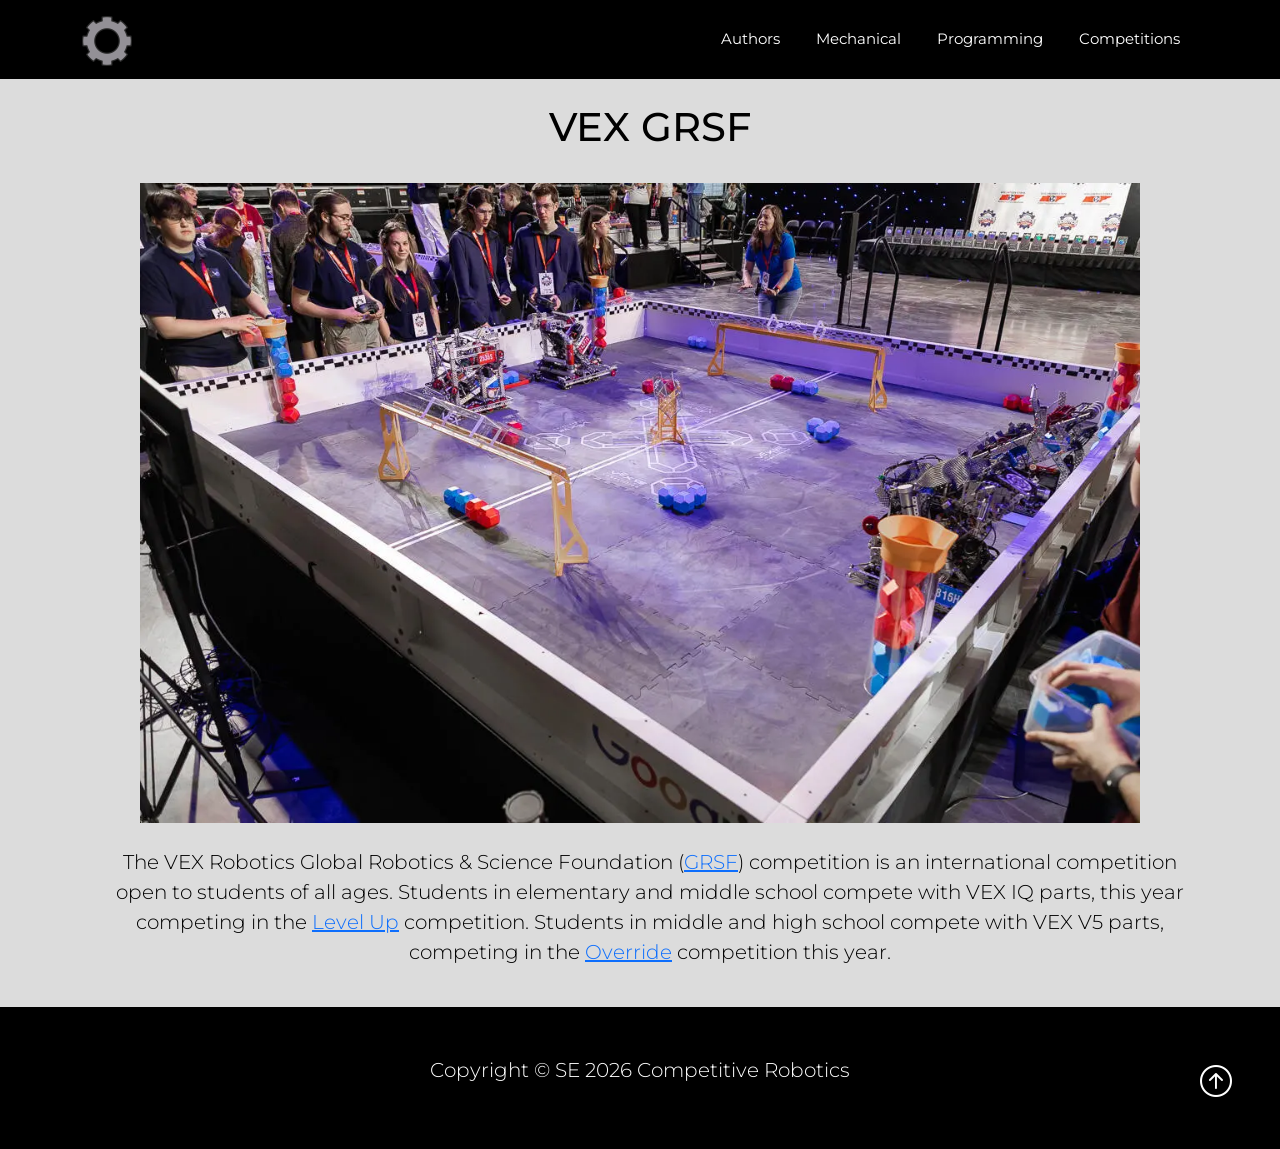
<file: grsf.html>
<!DOCTYPE html>
<html lang="en">

<head>
    <meta charset="UTF-8">
    <meta name="viewport" content="width=device-width, initial-scale=1.0">
    <title>Competitive Robotics</title>

    <link href="https://cdn.jsdelivr.net/npm/bootstrap@5.3.8/dist/css/bootstrap.min.css" rel="stylesheet"
        integrity="sha384-sRIl4kxILFvY47J16cr9ZwB07vP4J8+LH7qKQnuqkuIAvNWLzeN8tE5YBujZqJLB" crossorigin="anonymous">


    <link rel="stylesheet" href="https://cdn.jsdelivr.net/npm/bootstrap-icons@1.13.1/font/bootstrap-icons.min.css">
    <link rel="stylesheet" href="styles.css">


    <script src="https://cdn.jsdelivr.net/npm/bootstrap@5.3.8/dist/js/bootstrap.bundle.min.js"
        integrity="sha384-FKyoEForCGlyvwx9Hj09JcYn3nv7wiPVlz7YYwJrWVcXK/BmnVDxM+D2scQbITxI"
        crossorigin="anonymous"></script>
</head>

<body class="body">
    <header>
        <!-- Navbar -->
        <nav class="navbar navbar-expand-lg nav-background-color" data-bs-theme="dark">
            <div class="container"> <!-- Website brand -->
                <a href="index.html" class="navbar-brand">
                    <img src="img/logo.png" alt="Gear Logo" class="d-inline-block align-text-top w-50">
                </a>

                <!-- Hamburger Icon-->
                <button class="navbar-toggler" type="button" data-bs-toggle="collapse" data-bs-target="#navmenu">
                    <span class="navbar-toggler-icon"></span>
                </button>

                <!-- Collapsible navbar menu with custom hover underline CSS animation -->
                <div class="collapse navbar-collapse" id="navmenu"> <!-- Links to Hamburger -->
                    <ul class="navbar-nav ms-auto"> <!-- ms-auto provides auto margin spacing-->
                        <li class="nav-itm">
                            <a href="authors.html" class="nav-link hover-underline-animation nav-menu-item">Authors</a>
                        </li>
                        <li class="nav-itm">
                            <a href="mechanical.html"
                                class="nav-link hover-underline-animation nav-menu-item">Mechanical</a>
                        </li>
                        <li class="nav-itm">
                            <a href="programming.html"
                                class="nav-link hover-underline-animation nav-menu-item">Programming</a>
                        </li>
                        <li class="nav-itm dropdown">
                            <a href="comp.html"
                                class="nav-link dropdown-toggle hover-underline-animation nav-menu-item">Competitions</a>
                            <div class="dropdown-menu">
                                <a class="dropdown-item" href="fll.html">FLL</a>
                                <a class="dropdown-item" href="ftc.html">FTC</a>
                                <a class="dropdown-item" href="frc.html">FRC</a>
                                <a class="dropdown-item" href="recf.html">VEX RECF</a>
                                <a class="dropdown-item" href="grsf.html">VEX GRSF</a>
                            </div>
                        </li>
                    </ul>
                </div>
            </div>

        </nav>
    </header>

    <section class="overview text-dark p-2 text-center"> <!-- Overview -->
        <div class="container">
            <div class="row">
                <div class="p-3">
                    <h1 class="overview-left-padding">VEX GRSF</h1>
                    <br>
                    <div class="shadow-command gif-robot">   
                        <img src="img/grsf.webp" alt="GRSF Competition" class="index-gif-robot img-fluid col-md-6">
                        <div class="caption">This shows the VEX GRSF competition in action.</div>
                    </div>
                    <br>
                    <br>
                    <p class="lead overview-font overview-left-padding">
                        The VEX Robotics Global Robotics & Science Foundation (<a
                            href="https://www.vexrobotics.com/competition?srsltid=AU7gw4WQGrmRl6_mxFUO0eqtAhB1kBp76KYF8pS4UN1gRIn8x-QOZYw4">GRSF</a>)
                        competition is an international competition open to students of all ages. Students in elementary
                        and middle school compete with VEX IQ parts, this year competing in the
                        <a href="https://www.vexrobotics.com/iq/competition/viqc-current-game">Level Up</a> competition.
                        Students in middle and high school compete with VEX V5 parts, competing in the
                        <a
                            href="https://www.vexrobotics.com/v5/competition/vrc-current-game?srsltid=AU7gw4VM5csQCMyvScfCy0cUNka1CoDB-Wm0bnDlBoI0mc-yvbFVLh7a">Override</a>
                        competition this year.
                    </p>
                </div>
            </div>
        </div>
    </section>
    <!-- Footer and a link back to the top of the page -->
    <footer class="p-5 footer text-light text-center position-relative">
        <div class="container">
            <p class="lead footer">Copyright &copy; SE 2026 Competitive Robotics</p>
            <a href="#" class="position-absolute bottom-0 end-0 p-5">
                <i class="bi bi-arrow-up-circle h2 icon-white"></i>
            </a>
        </div>
    </footer>

</body>

</html>
</file>
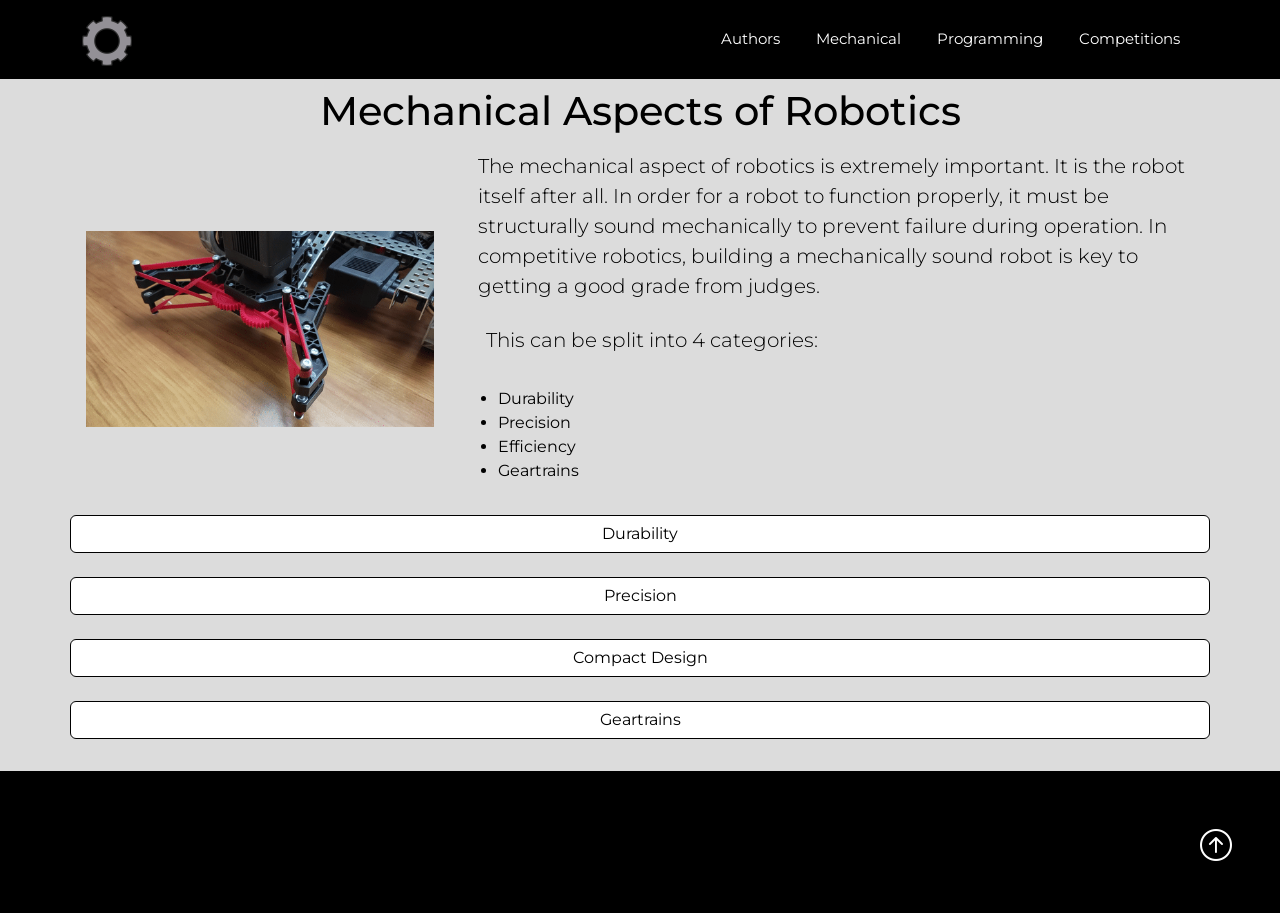
<file: mechanical.html>
<!DOCTYPE html>
<html lang="en">

<head>
    <meta charset="UTF-8">
    <meta name="viewport" content="width=device-width, initial-scale=1.0">
    <title>Mechanical Aspects of Robotics</title>

    <link href="https://cdn.jsdelivr.net/npm/bootstrap@5.3.8/dist/css/bootstrap.min.css" rel="stylesheet"
        integrity="sha384-sRIl4kxILFvY47J16cr9ZwB07vP4J8+LH7qKQnuqkuIAvNWLzeN8tE5YBujZqJLB" crossorigin="anonymous">


    <link rel="stylesheet" href="https://cdn.jsdelivr.net/npm/bootstrap-icons@1.13.1/font/bootstrap-icons.min.css">
    <link rel="stylesheet" href="styles.css">


    <script src="https://cdn.jsdelivr.net/npm/bootstrap@5.3.8/dist/js/bootstrap.bundle.min.js"
        integrity="sha384-FKyoEForCGlyvwx9Hj09JcYn3nv7wiPVlz7YYwJrWVcXK/BmnVDxM+D2scQbITxI"
        crossorigin="anonymous"></script>
</head>

<body class="body">
    <header>
        <!-- Navbar -->
        <nav class="navbar navbar-expand-lg nav-background-color" data-bs-theme="dark">
            <div class="container"> <!-- Website brand -->
                <a href="index.html" class="navbar-brand">
                    <img src="img/logo.png" alt="Our logo" class="d-inline-block align-text-top w-50">
                </a>

                <!-- Hamburger Icon-->
                <button class="navbar-toggler" type="button" data-bs-toggle="collapse" data-bs-target="#navmenu">
                    <span class="navbar-toggler-icon"></span>
                </button>

                <!-- Collapsible navbar menu with custom hover underline CSS animation -->
                <div class="collapse navbar-collapse" id="navmenu"> <!-- Links to Hamburger -->
                    <ul class="navbar-nav ms-auto"> <!-- ms-auto provides auto margin spacing-->
                        <li class="nav-itm">
                            <a href="authors.html" class="nav-link hover-underline-animation nav-menu-item">Authors</a>
                        </li>
                        <li class="nav-itm">
                            <a href="mechanical.html"
                                class="nav-link hover-underline-animation nav-menu-item">Mechanical</a>
                        </li>
                        <li class="nav-itm">
                            <a href="programming.html"
                                class="nav-link hover-underline-animation nav-menu-item">Programming</a>
                        </li>
                        <li class="nav-itm dropdown">
                            <a href="comp.html"
                                class="nav-link dropdown-toggle hover-underline-animation nav-menu-item">Competitions</a>
                            <div class="dropdown-menu">
                                <a class="dropdown-item" href="fll.html">FLL</a>
                                <a class="dropdown-item" href="ftc.html">FTC</a>
                                <a class="dropdown-item" href="frc.html">FRC</a>
                                <a class="dropdown-item" href="recf.html">VEX RECF</a>
                                <a class="dropdown-item" href="grsf.html">VEX GRSF</a>
                            </div>
                        </li>
                    </ul>
                </div>
            </div>

        </nav>
    </header>
    <section class="overview text-dark p-2 text-left"> <!-- Overview -->
        <div class="container">
            <div class="text-center highlighter">
                <h1>Mechanical Aspects of Robotics</h1>
            </div>

            <!-- Overview of the mechanical aspects of robotics -->
            <div class="row">
                <div class="frame col-sm-4 p-3">
                    <div class="shadow-command gif-robot">   
                        <img src="img/clawrobot.gif" alt="Robotics claw" class="index-gif-robot img-fluid col-md-6">
                        <div class="caption">This shows a robotics claw in motion</div>
                    </div>
                </div>
                <div class="frame col-sm-8 p-2">
                    <div>
                        <p class="mech-text lead overview-font overview-left-padding highlighter">
                            The mechanical aspect of robotics is extremely important. It is the robot itself after all.
                            In order for a robot to function properly, it must be structurally sound mechanically to
                            prevent
                            failure during operation. In competitive robotics, building a mechanically sound robot is
                            key
                            to getting a good grade from judges.

                        </p>
                        <div class="frame col-sm-12 p-2">
                            <p class="mech-text lead overview-font overview-left-padding highlighter">This can be split into
                                4 categories:</p>
                        </div>    
                        <div class="frame col-sm-2 p-2">
                            <ul>
                                <li class="highlighter">Durability</li>
                                <li class="highlighter">Precision</li>
                                <li class="highlighter">Efficiency</li>
                                <li class="highlighter">Geartrains</li>
                            </ul>
                        </div>
                    </div>



                </div>
            </div>



            <!-- Durability section dropdown -->
            <div class="row">

                <button class=" mech-button btn btn-outline-primary" type="button" data-bs-toggle="collapse" 
                    data-bs-target="#framework-collapse"> <!--This is Bootstrap for the button that collapses into text-->
                    Durability
                </button>
                <div class="collapse framework" id="framework-collapse">
                    <div class="row">
                        <div class="frame col sm-4 p-3">
                            <img src="img/robotfalling.gif" alt="Frame of Robot" class="mech-img robot-falling img-fluid">
                        </div>
                        <div class="frame col-sm-8 p-3">
                            <p class="durability lead overview-font overview-left-padding highlighter">
                                The durability of the robot is very important to the overall design.
                                The engineers need to make sure that the robot can withstand the force that
                                they might need to carry. For robots in real life, material selection is very important
                                to durability.
                                Engineers need to find the material that is not only strong but also cost effective.
                                For VEX robotics, engineers need to find the right VEX parts that will ensure
                                maximum structual integrity in the design.
                            </p>
                        </div>

                    </div>

                </div>
            </div>
            <br>
            <!-- Precision section dropdown button -->
            <div class="row">

                <button class=" mech-button btn btn-outline-primary" type="button" data-bs-toggle="collapse"
                    data-bs-target="#joints-collapse">
                    Precision
                </button>
                <div class="collapse joints" id="joints-collapse">
                    <div class="row">
                        <div class="frame col sm-4 p-3">
                            <img src="img/vexdriving.gif" alt="Frame of Robot" class="mech-img img-fluid">
                        </div>
                        <div class="frame col-sm-8 p-3">
                            <p class="durability lead overview-font overview-left-padding highlighter">
                               Building with precision in mind is also very important in robotics. Engineers need to
                                make sure all of the joints have enough degrees of freedom to make all of the precise
                                movements that are required. Additionally, sensors are used in robotics to make sure
                                the robot starts and stops at the correct times. For example, ultrasonic sensors can be
                                used in order to detect distance to prevent any collisions. Also, engineers have to take 
                                very accurate measurements to ensure that the robot can make precise movements.

                            </p>
                        </div>

                    </div>
                </div>

            </div>
            <br>
            <!-- Compact Design section dropdown button -->
            <div class="row">
                <button class=" mech-button btn btn-outline-primary" type="button" data-bs-toggle="collapse"
                    data-bs-target="#degrees-of-freedom-collapse">
                    Compact Design
                </button>
                <div class="collapse joints" id="degrees-of-freedom-collapse">
                    <div class="row">   
                        <div class="frame col sm-4 p-3">
                                <img src="img/smallrobot.jpg" alt="Frame of Robot" class="mech-img img-fluid">
                        </div>
                        <div class="frame col-sm-8 p-3">
                            <p class="durability lead overview-font overview-left-padding highlighter">
                                When building robots, engineers have to keep cost in mind. If they use too many
                                resources to build it, then they will not be within their budget. Additionally, there may be size
                                constraints depending on the situation. For example, a robotics competition could have very
                                strict constraints. Or, the robot needs to fit into a very tight space. Engineers need to figure out
                                how to make the robots as small as possible while not sacrificing any of the functionality.

                            </p>
                        </div>
                    </div>
                </div>
            </div>
            <br>
            <!-- Torque Systems section dropdown button -->
            <div class="row">
                <button class=" mech-button btn btn-outline-primary" type="button" data-bs-toggle="collapse"
                    data-bs-target="#torque-systems-collapse">
                    Geartrains
                </button>
                <div class="collapse joints" id="torque-systems-collapse">
                    <div class="row">
                        <div class="frame col sm-4 p-3">        
                            <img src="img/geartrains.gif" alt="Frame of Robot" class="mech-img img-fluid">
                        </div>
                        <div class="frame col-sm-8 p-3">
                            <p class="durability lead overview-font overview-left-padding highlighter">
                                Geartrains are extremely important in robotics. Geartrains can be used to generate
                                speed, or torque, depending on the situation you are in. A smaller gear ratio makes more
                                torque and less speed, whereas a larger gear ratio makes more speed and less torque. There
                                are different types of gears. Spur gears is the default type of gear that you see most commonly.
                                Chain gears are also used a lot. Additionally, bevel gears are used to change the direction of
                                the rotational motion.

                            </p>
                        </div>
                    </div>
                </div>
            </div>
            <br>




        </div>
    </section>

    <!-- Footer -->
    <footer class="p-5 footer text-light text-center position-relative">
        <div class="container">
            <p class="lead">Copyright &copy; SE 2026 Competitive Robotics</p>
            <a href="#" class="position-absolute bottom-0 end-0 p-5">
                <i class="bi bi-arrow-up-circle h2 icon-white"></i>
            </a>
        </div>
    </footer>

    </div>

</body>

</html>
</file>
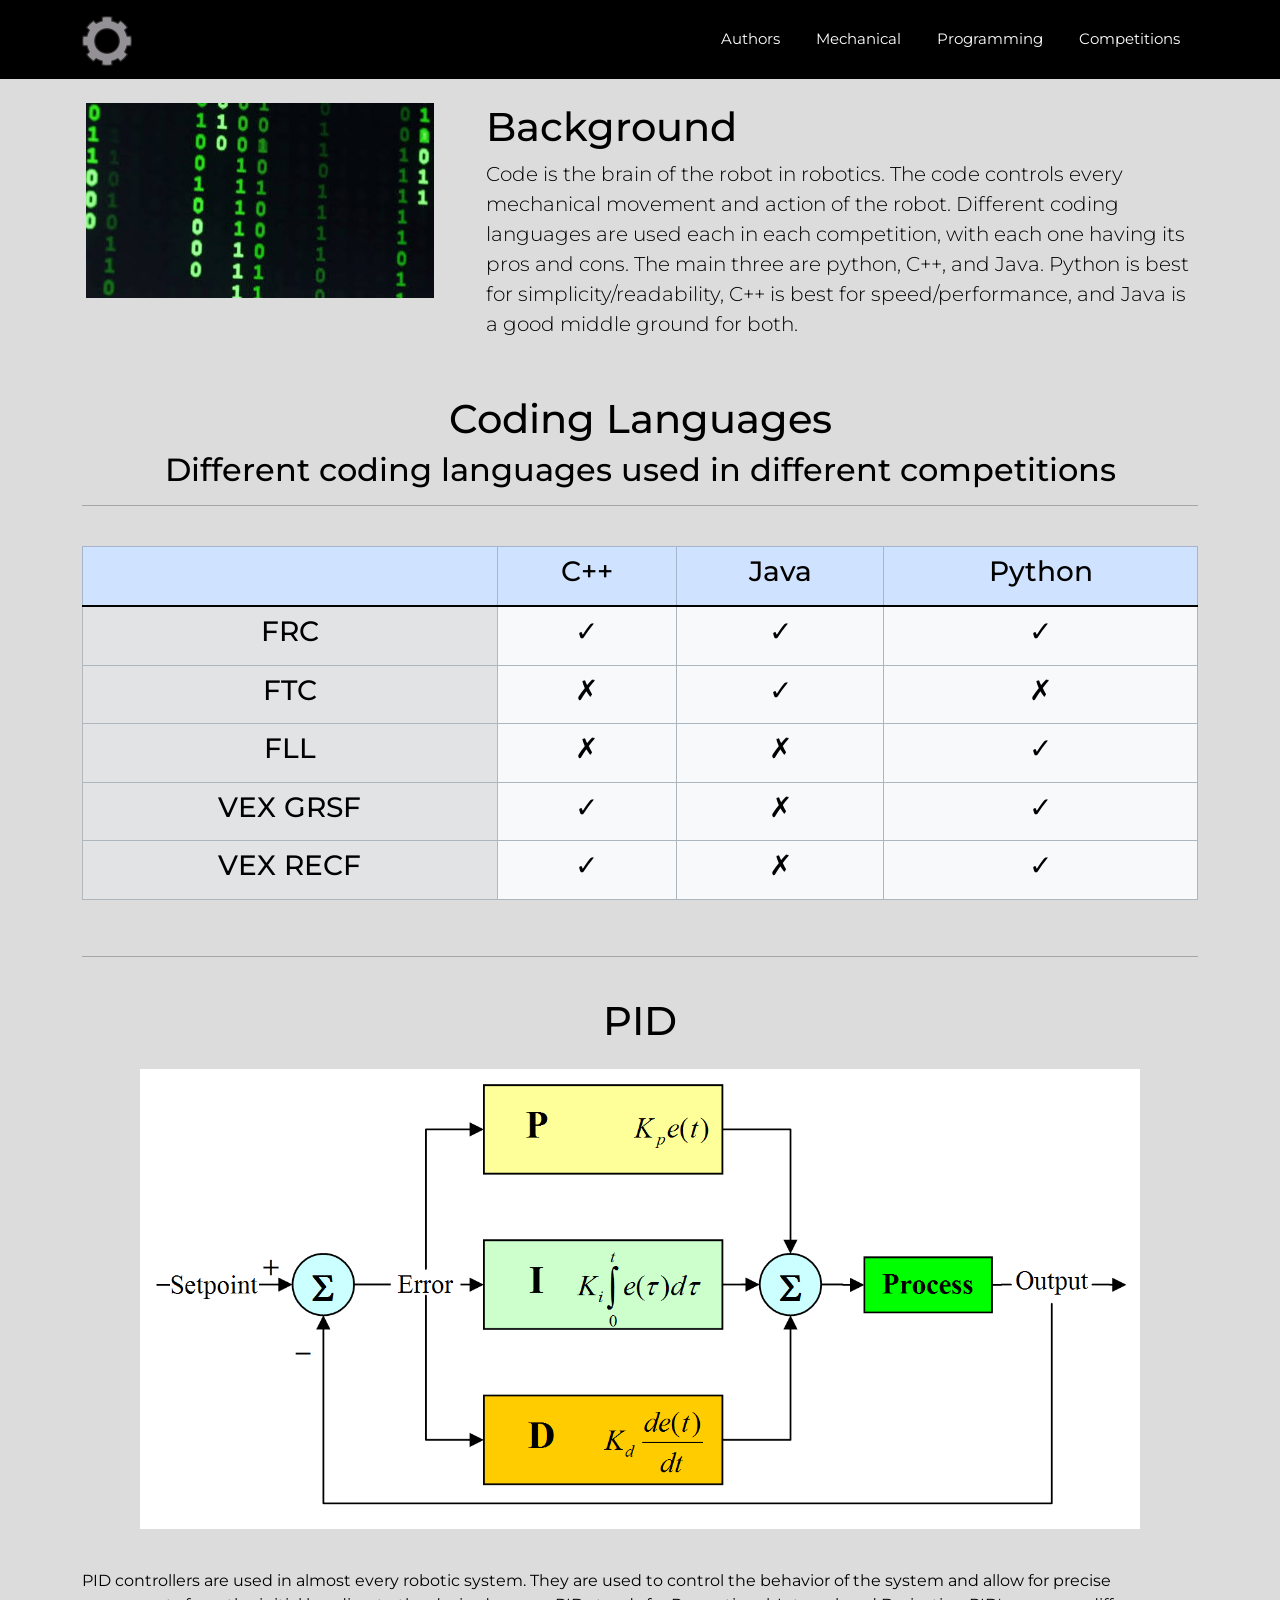
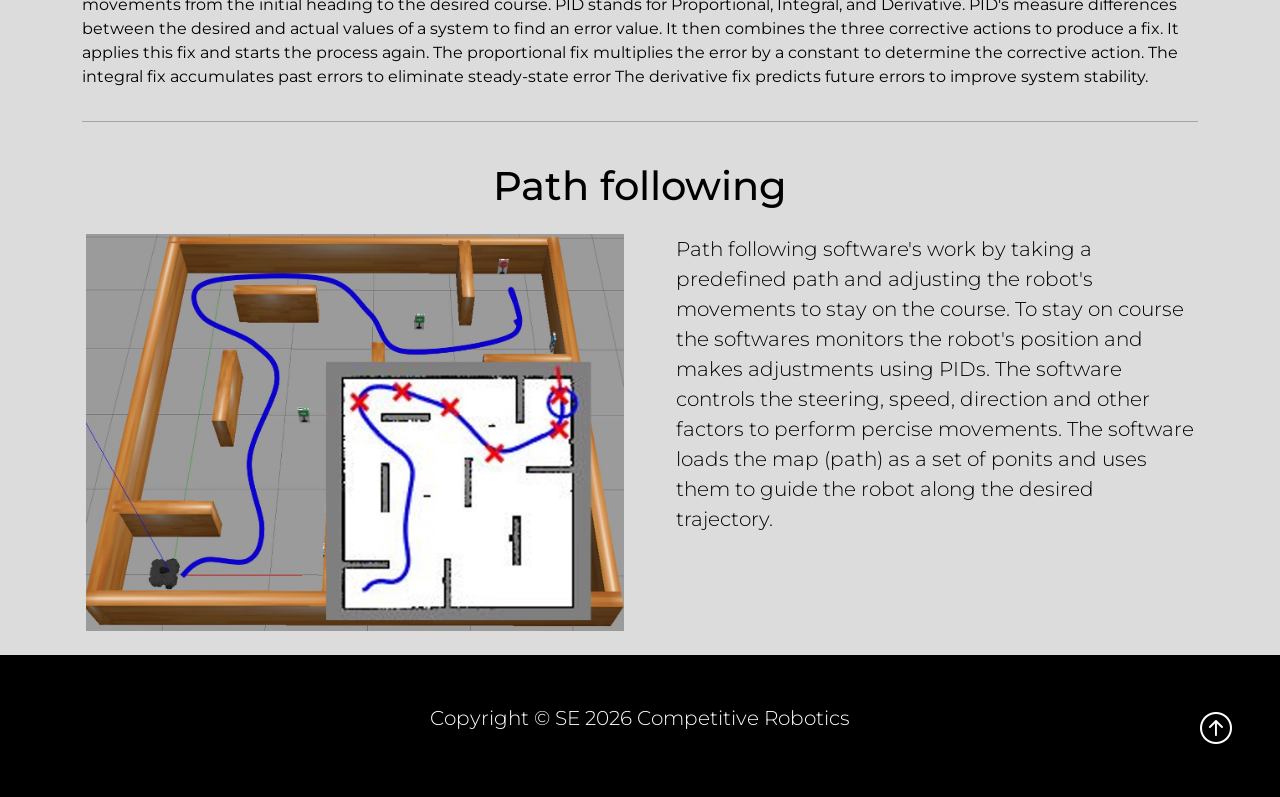
<file: programming.html>
<!DOCTYPE html>
<html lang="en">

<head>
    <meta charset="UTF-8">
    <meta name="viewport" content="width=device-width, initial-scale=1.0">
    <title>Competitive Robotics</title>

    <link href="https://cdn.jsdelivr.net/npm/bootstrap@5.3.8/dist/css/bootstrap.min.css" rel="stylesheet"
        integrity="sha384-sRIl4kxILFvY47J16cr9ZwB07vP4J8+LH7qKQnuqkuIAvNWLzeN8tE5YBujZqJLB" crossorigin="anonymous">


    <link rel="stylesheet" href="https://cdn.jsdelivr.net/npm/bootstrap-icons@1.13.1/font/bootstrap-icons.min.css">
    <link rel="stylesheet" href="styles.css">


    <script src="https://cdn.jsdelivr.net/npm/bootstrap@5.3.8/dist/js/bootstrap.bundle.min.js"
        integrity="sha384-FKyoEForCGlyvwx9Hj09JcYn3nv7wiPVlz7YYwJrWVcXK/BmnVDxM+D2scQbITxI"
        crossorigin="anonymous"></script>
</head>

<body class="body">
    <header>
        <!-- Navbar -->
        <nav class="navbar navbar-expand-lg nav-background-color" data-bs-theme="dark">
            <div class="container"> <!-- Website brand -->
                <a href="index.html" class="navbar-brand">
                    <img src="img/logo.png" alt="Gear Logo" class="d-inline-block align-text-top w-50">
                </a>

                <!-- Hamburger Icon-->
                <button class="navbar-toggler" type="button" data-bs-toggle="collapse" data-bs-target="#navmenu">
                    <span class="navbar-toggler-icon"></span>
                </button>

                <!-- Collapsible navbar menu with custom hover underline CSS animation -->
                <div class="collapse navbar-collapse" id="navmenu"> <!-- Links to Hamburger -->
                    <ul class="navbar-nav ms-auto"> <!-- ms-auto provides auto margin spacing-->
                        <li class="nav-itm">
                            <a href="authors.html" class="nav-link hover-underline-animation nav-menu-item">Authors</a>
                        </li>
                        <li class="nav-itm">
                            <a href="mechanical.html"
                                class="nav-link hover-underline-animation nav-menu-item">Mechanical</a>
                        </li>
                        <li class="nav-itm">
                            <a href="programming.html"
                                class="nav-link hover-underline-animation nav-menu-item">Programming</a>
                        </li>
                        <li class="nav-itm dropdown">
                            <a href="comp.html"
                                class="nav-link dropdown-toggle hover-underline-animation nav-menu-item">Competitions</a>
                            <div class="dropdown-menu">
                                <a class="dropdown-item" href="fll.html">FLL</a>
                                <a class="dropdown-item" href="ftc.html">FTC</a>
                                <a class="dropdown-item" href="frc.html">FRC</a>
                                <a class="dropdown-item" href="recf.html">VEX RECF</a>
                                <a class="dropdown-item" href="grsf.html">VEX GRSF</a>
                            </div>
                        </li>
                    </ul>
                </div>
            </div>

        </nav>
    </header>
    <section class="overview text-dark p-2 text-left"> <!-- Overview -->
        <div class="container">
            <div class="row">
                <div class="col-sm-4 p-3">
                    <img src="img/code.jpg" alt="Code falling down the screen" class="img-fluid">
                </div>
                <!--Explination of the use of code in robotics-->
                <div class="col-sm-8 p-3">
                    <h1 class="overview-left-padding">Background</h1>
                    <p class="lead overview-font overview-left-padding highlighter">
                        Code is the brain of the robot in robotics. The code controls
                        every mechanical movement and action of the robot. Different
                        coding languages are used each in each competition, with each
                        one having its pros and cons. The main three are python, C++,
                        and Java. Python is best for simplicity/readability, C++ is best
                        for speed/performance, and Java is a good middle ground for both.
                    </p>
                </div>
            </div>

            <!--Table comparing different coding languages for each competition-->
            <br>
            <div class="text-center ">
                <h1>Coding Languages</h1>
                <h2>Different coding languages used in different competitions</h2>
            </div>
            <hr><br>

            <table class="table table-hover text-center table-light table-bordered border-dark-subtle">
                <thead>
                    <tr class="table-primary">
                        <th></th>
                        <th>
                            <h3>C++</h3>
                        </th>
                        <th>
                            <h3>Java</h3>
                        </th>
                        <th>
                            <h3>Python</h3>
                        </th>
                    </tr>
                </thead>
                <tbody class="table-group-divider">
                    <!-- Row 1-->
                    <tr class="align-middle">
                        <th scope="row" class="table-secondary">
                            <h3>FRC</h3>
                        </th>
                        <td class="text-center">
                            <h3>✓</h3>
                        </td>
                        <td class="text-center">
                            <h3>✓</h3>
                        </td>
                        <td class="text-center">
                            <h3>✓</h3>
                        </td>
                    </tr>
                    <!-- Row 2-->
                    <tr class="align-middle">
                        <th scope="row" class="table-secondary">
                            <h3>FTC</h3>
                        </th>
                        <td class="text-center">
                            <h3>✗</h3>
                        </td>
                        <td class="text-center">
                            <h3>✓</h3>
                        </td>
                        <td class="text-center">
                            <h3>✗</h3>
                        </td>
                    </tr>
                    <!-- Row 3-->
                    <tr class="align-middle">
                        <th scope="row" class="table-secondary">
                            <h3>FLL</h3>
                        </th>
                        <td class="text-center">
                            <h3>✗</h3>
                        </td>
                        <td class="text-center">
                            <h3>✗</h3>
                        </td>
                        <td class="text-center">
                            <h3>✓</h3>
                        </td>
                    </tr>
                    <!-- Row 4-->
                    <tr class="align-middle">
                        <th scope="row" class="table-secondary">
                            <h3>VEX GRSF</h3>
                        </th>
                        <td class="text-center">
                            <h3>✓</h3>
                        </td>
                        <td class="text-center">
                            <h3>✗</h3>
                        </td>
                        <td class="text-center">
                            <h3>✓</h3>
                        </td>
                    </tr>
                    <!-- Row 5-->
                    <tr class="align-middle">
                        <th scope="row" class="table-secondary">
                            <h3>VEX RECF</h3>
                        </th>
                        <td class="text-center">
                            <h3>✓</h3>
                        </td>
                        <td class="text-center">
                            <h3>✗</h3>
                        </td>
                        <td class="text-center">
                            <h3>✓</h3>
                        </td>
                    </tr>
                </tbody>
            </table>
            <br>
            <hr><br>

            <!--Explination of how PIDs work-->
            <div class="text-center">
                <h1>PID</h1>
            </div>

            <div class="row">
                <div class="text-center col-sm-12 p-3">   
                    <div class="shadow-command gif-robot">   
                        <img src="img/PID.png" alt="PID chart" class="index-gif-robot img-fluid col-md-6">
                        <div class="caption">This shows how PID controllers calculate error.</div>
                    </div>
                </div>
            </div>
            <br>

            <div class="row">
                <p class="highlighter"> PID controllers are used in almost every robotic system. They
                    are used to control the behavior of the system and allow for
                    precise movements from the initial heading to the desired course.
                    PID stands for Proportional, Integral, and Derivative. PID's measure
                    differences between the desired and actual values of a system to find
                    an error value. It then combines the three corrective actions to produce
                    a fix. It applies this fix and starts the process again. The proportional
                    fix multiplies the error by a constant to determine the corrective action.
                    The integral fix accumulates past errors to eliminate steady-state error
                    The derivative fix predicts future errors to improve system stability.
                </p>
                <br>
            </div>

            <hr><br>
            <!--Explination of path finding software-->
            <div class="text-center">
                <h1>Path following</h1>
            </div>

            <div class="row">
                <div class="col-sm-6 p-3">
                    <img src="img/path.jpeg" alt="Path Following Software" class="img-fluid">
                </div>
                <div class="col-sm-6 p-3">
                    <p class="lead overview-font overview-left-padding highlighter">Path following software's work by taking
                        a predefined path and adjusting the robot's movements to stay on the course. To stay on course
                        the softwares monitors the robot's position and makes adjustments using PIDs. The software
                        controls the steering, speed, direction and other factors to perform percise movements.
                        The software loads the map (path) as a set of ponits and uses them to guide the robot along
                        the desired trajectory.
                    </p>
                </div>
            </div>
        </div>
    </section>

    <!-- Footer and a link back to the top of the page -->
    <footer class="p-5 footer text-light text-center position-relative">
        <div class="container">
            <p class="lead footer">Copyright &copy; SE 2026 Competitive Robotics</p>
            <a href="#" class="position-absolute bottom-0 end-0 p-5">
                <i class="bi bi-arrow-up-circle h2 icon-white"></i>
            </a>
        </div>
    </footer>

</body>

</html>
</file>
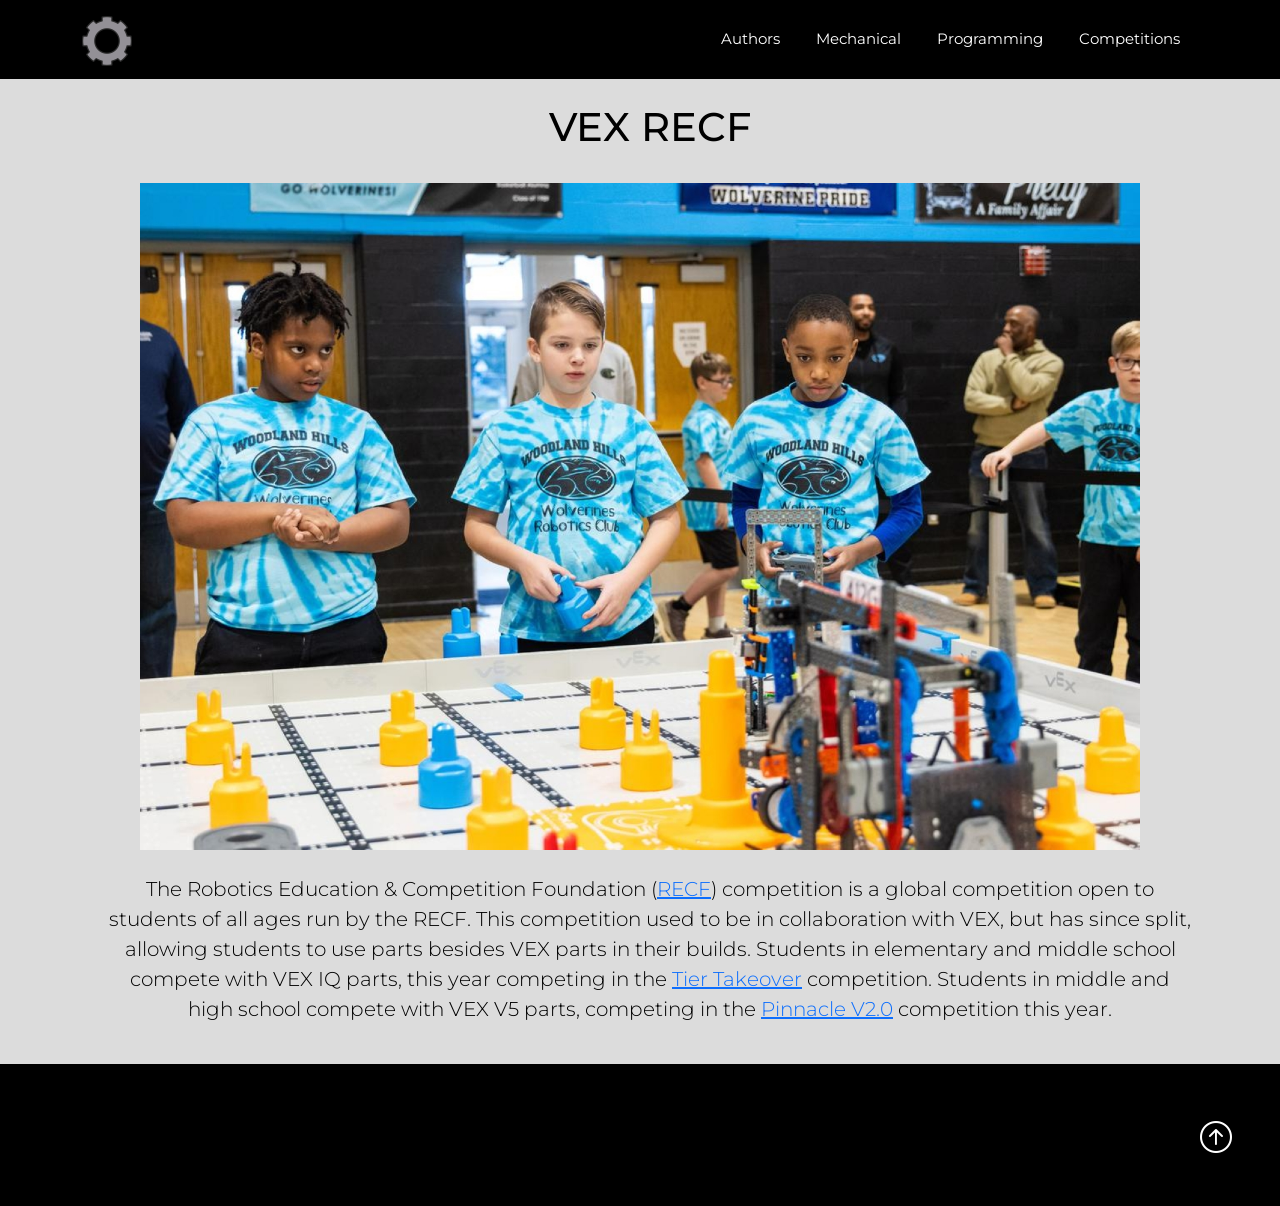
<file: recf.html>
<!DOCTYPE html>
<html lang="en">

<head>
    <meta charset="UTF-8">
    <meta name="viewport" content="width=device-width, initial-scale=1.0">
    <title>Competitive Robotics</title>

    <link href="https://cdn.jsdelivr.net/npm/bootstrap@5.3.8/dist/css/bootstrap.min.css" rel="stylesheet"
        integrity="sha384-sRIl4kxILFvY47J16cr9ZwB07vP4J8+LH7qKQnuqkuIAvNWLzeN8tE5YBujZqJLB" crossorigin="anonymous">


    <link rel="stylesheet" href="https://cdn.jsdelivr.net/npm/bootstrap-icons@1.13.1/font/bootstrap-icons.min.css">
    <link rel="stylesheet" href="styles.css">


    <script src="https://cdn.jsdelivr.net/npm/bootstrap@5.3.8/dist/js/bootstrap.bundle.min.js"
        integrity="sha384-FKyoEForCGlyvwx9Hj09JcYn3nv7wiPVlz7YYwJrWVcXK/BmnVDxM+D2scQbITxI"
        crossorigin="anonymous"></script>
</head>

<body class="body">
    <header>
        <!-- Navbar -->
        <nav class="navbar navbar-expand-lg nav-background-color" data-bs-theme="dark">
            <div class="container"> <!-- Website brand -->
                <a href="index.html" class="navbar-brand">
                    <img src="img/logo.png" alt="Gear Logo" class="d-inline-block align-text-top w-50">
                </a>

                <!-- Hamburger Icon-->
                <button class="navbar-toggler" type="button" data-bs-toggle="collapse" data-bs-target="#navmenu">
                    <span class="navbar-toggler-icon"></span>
                </button>

                <!-- Collapsible navbar menu with custom hover underline CSS animation -->
                <div class="collapse navbar-collapse" id="navmenu"> <!-- Links to Hamburger -->
                    <ul class="navbar-nav ms-auto"> <!-- ms-auto provides auto margin spacing-->
                        <li class="nav-itm">
                            <a href="authors.html" class="nav-link hover-underline-animation nav-menu-item">Authors</a>
                        </li>
                        <li class="nav-itm">
                            <a href="mechanical.html"
                                class="nav-link hover-underline-animation nav-menu-item">Mechanical</a>
                        </li>
                        <li class="nav-itm">
                            <a href="programming.html"
                                class="nav-link hover-underline-animation nav-menu-item">Programming</a>
                        </li>
                        <li class="nav-itm dropdown">
                            <a href="comp.html"
                                class="nav-link dropdown-toggle hover-underline-animation nav-menu-item">Competitions</a>
                            <div class="dropdown-menu">
                                <a class="dropdown-item" href="fll.html">FLL</a>
                                <a class="dropdown-item" href="ftc.html">FTC</a>
                                <a class="dropdown-item" href="frc.html">FRC</a>
                                <a class="dropdown-item" href="recf.html">VEX RECF</a>
                                <a class="dropdown-item" href="grsf.html">VEX GRSF</a>
                            </div>
                        </li>
                    </ul>
                </div>
            </div>

        </nav>
    </header>

    <section class="overview text-dark p-2 text-center"> <!-- Overview -->
        <div class="container">
            <div class="row">
                <div class="p-3">
                    <h1 class="overview-left-padding">VEX RECF</h1>
                    <br>
                    <div class="shadow-command gif-robot">   
                        <img src="img/recf.jpg" alt="RECF Competition" class="index-gif-robot img-fluid col-md-6">
                        <div class="caption">This shows elementary school kids focused on controlling their robot during RECF.</div>
                    </div>
                    <br>
                    <br>
                    <p class="lead overview-font overview-left-padding">
                        The Robotics Education & Competition Foundation (<a
                            href="https://recf.org/teams/recf-robotics-competition/">RECF</a>)
                        competition is a global competition open to students of all ages run by the RECF. This
                        competition used to be in
                        collaboration with VEX, but has since split, allowing students to use parts besides VEX parts in
                        their builds.
                        Students in elementary and middle school compete with VEX IQ parts, this year competing in the
                        <a
                            href="https://kb.roboticseducation.org/hc/en-us/articles/4972036899223-RECF-Engage-Robotics-Competition-Game-Manual-and-Resources">Tier
                            Takeover</a>
                        competition. Students in middle and high school compete with VEX V5 parts, competing in the
                        <a href="https://games.recf.org/achieve/2.0">Pinnacle V2.0</a> competition this year.
                    </p>
                </div>
            </div>
        </div>
    </section>
    <!-- Footer and a link back to the top of the page -->
    <footer class="p-5 footer text-light text-center position-relative">
        <div class="container footer">
            <p class="lead">Copyright &copy; SE 2026 Competitive Robotics</p>
            <a href="#" class="position-absolute bottom-0 end-0 p-5">
                <i class="bi bi-arrow-up-circle h2 icon-white"></i>
            </a>
        </div>
    </footer>

</body>

</html>
</file>
<file: styles.css>
/* ----------------- Class CSS ----------------- */
/*Load the Montserrat font*/
@import url('https://fonts.googleapis.com/css2?family=Montserrat:wght@400;700&display=swap');

/*Set the team and home page cards*/
.about {
    width: 400px;
    height: 550px;
    margin: auto;
    box-shadow: none;
    transition: box-shadow 0.3s ease;
    background-color: #e2e2e2;
}

/*Shadow when card is hovered over*/
.about:hover {
    box-shadow: 0 0 50px 10px black;
}

/*Set the team heading color*/
.about-team {
    color: rgb(0, 0, 0);
}

/*Background and border color of card links*/
.about a {
    background-color: #626569;
    border-color: black;

}

/*Darken card when hovered over*/
.about a:hover {
    background-color: rgb(52, 52, 52);
    border-color: black;
}

/*Authors background color*/
.authors {
    background-color: #dbe3e7;
}

/*Website background color*/
.body {
    background-color: rgb(220, 218, 218);
}

/*Chart background color*/
.chartjs-sample {
    background-color: #8fa3ab;
}

/*Footer background and text color*/
.footer {
    background-color: #000000;
    color: #FFFFFF
}

.icon-white {
    /* Arrow icon at bottom of page */
    color: #FFFFFF;
}

.nav-background-color {
    /* navbar background color */
    background-color: #000000;
}

/*Default text color and font*/
* {
    color: #000000;
    font-family: 'Montserrat', Courier;
}

.nav-menu-item {
    /* navbar link text properties */
    font-size: 15px;
    margin-left: 10px;
    margin-right: 10px;
    color: #FFFFFF
}

/*Overview background color*/
.overview {
    background-color: rgb(220, 220, 220);
}

/*Add padding to the left of overview*/
.overview-left-padding {
    padding-left: 20px;
}

/*Add padding to the right of overview*/
.overview-right-padding {
    padding-right: 20px;
}

/*procedure background color and padding*/
.procedure {
    background-color: #dbe3e7;
    padding: 1px;
}

/*Showcase background color*/
.showcase {
    background-color: #8fa3ab;
    /*#0096c7*/
}

/* ----------------- ID CSS ----------------- */

/* -----------------Underline Animation CSS -----------------*/
#chart-wrapper {
    margin: auto;
    padding: 10px;
    min-height: 400px;
    background-color: whitesmoke !important;
    justify-content: center;
    align-items: center;
}

.hover-underline-animation {
    display: inline-block;
    position: relative;
    /*color: #0087ca;*/
}

.hover-underline-animation:after {
    content: '';
    position: absolute;
    width: 100%;
    transform: scaleX(0);
    height: 2px;
    bottom: 0;
    left: 0;
    background-color: #eae6e6;
    /*transform-origin: bottom right;*/
    transition: transform 0.35s ease-out;
}

.hover-underline-animation:hover:after {
    transform: scaleX(1);
    /*transform-origin: bottom left;*/
}

/* -----------------Highlight Animation CSS -----------------*/

.highlighter {
    background-image: linear-gradient(#97999b 100%, #626569 100%);
    background-repeat: no-repeat;
    background-size: 0% 100%;
    background-position: 0 80%;

    transition: background-size 0.3s ease-in-out;
}

.highlighter:hover {
    background-size: 100% 100%;
}

/* -----------------Mechanical.html dropdown CSS -----------------*/

.navbar .nav-itm.dropdown:hover .dropdown-menu {
    display: block;
}

.mech-button {
    background-color: #ffffff;
    color: black;
    border-color: black;

}

.mech-button:hover {
    background-color: rgb(84, 84, 84);
    border-color: black;
}

.frame {
    display: flex;
    align-items: center;

}

.robot-falling {
    width: 120%;
    height: auto;
}

.durability {
    font-size: 1.5rem;
}
/* ----------------- CSS for the images with shadows ----------------- */
.index-gif-robot {
    display: block;
    margin: 0 auto;
    width: 80%;
    height: auto;
}
/* ----------------- CSS for the shadows and caption on the shadows ----------------- */
.shadow-command {
    position: relative;

    height: auto;
    display: inline-block;
    margin: 0 auto;
    vertical-align: top;

    box-shadow: none;
    transition: box-shadow 0.3s ease;  /* Smooth transition for box-shadow */
}

.gif-robot {
    width: 1000px;

}

.shadow-command:hover {
    box-shadow: 0 0 50px 10px black;
}

.shadow-command .index-gif-robot img {
    display: block;

    width: 300%;
    height: auto;
}

.shadow-command img {
    display: block;

    width: 100%;
    height: auto;
}
/* ----------------- CSS for the caption on the shadows ----------------- */
.caption {
    position: absolute;
    top: 0;
    left: 0;
    width: 100%;
    box-sizing: border-box;
    padding: 10px;
    background: rgba(0, 0, 0, 0.65);
    color: white;
    text-align: center;
    z-index: 1;

    opacity: 0;
    transition: opacity 0.3s ease;
}

.shadow-command:hover .caption {
    opacity: 1;
}

.card .about p {
    color: black;
}


.conta {
    padding: 1em 0;
    width: 50%;
    justify-content: center;
    display: flex
}

.conta .title {
    color: #1a1a1a;
    text-align: center;
    margin-bottom: 10px;
    font-size: 25px;
}

.content {
    position: relative;
    max-width: 500px;
    min-width: 0px;
    width: 100%;
    margin: auto;
    overflow: hidden;
}

.cent {
    display: flex;
    justify-content: center;
}

.content .content-overlay {
    background: rgba(0, 0, 0, 1);
    position: absolute;
    height: 99%;
    width: 100%;
    left: 0;
    top: 0;
    bottom: 0;
    right: 0;
    opacity: 0;
    -webkit-transition: all 0.4s ease-in-out 0s;
    -moz-transition: all 0.4s ease-in-out 0s;
    transition: all 0.4s ease-in-out 0s;
}

.content:hover .content-overlay {
    opacity: 1;
}

.content-image {
    width: 100%;
}

.content-details {
    position: absolute;
    text-align: center;
    padding-left: 1em;
    padding-right: 1em;
    width: 100%;
    top: 50%;
    left: 50%;
    opacity: 0;
    -webkit-transform: translate(-50%, -50%);
    -moz-transform: translate(-50%, -50%);
    transform: translate(-50%, -50%);
    -webkit-transition: all 0.3s ease-in-out 0s;
    -moz-transition: all 0.3s ease-in-out 0s;
    transition: all 0.3s ease-in-out 0s;
}

.content:hover .content-details {
    top: 50%;
    left: 50%;
    opacity: 1;
}

.content-details h3 {
    color: #fff;
    font-weight: 500;
    letter-spacing: 0.15em;
    margin-bottom: 0.5em;
    text-transform: uppercase;
}

.content-details p {
    color: #fff;
    font-size: 0.8em;
}

.fadeIn-bottom {
    top: 80%;
}

.robotics-grid {
    display: grid;
    grid-template-columns: repeat(3, minmax(0, 1fr));
    gap: 25px;
    width: 100%;
    max-width: 1200px;
    margin: 0 auto;
    padding: 15px;
    box-sizing: border-box;
    justify-content: center;
}

/* Make cards fit their grid cells */
.robotics-grid .content {
    width: 100%;
    min-width: 0;
}

/* Images scale with their cards */
.robotics-grid .img-fluid {
    width: 100%;
    height: auto;
    display: block;
}

/* Medium screens: 2 cards per row */
@media (max-width: 900px) {
    .robotics-grid {
        grid-template-columns: repeat(2, minmax(0, 1fr));
    }
}

/* Small screens: 1 card per row */
@media (max-width: 550px) {
    .robotics-grid {
        grid-template-columns: 1fr;
    }
}
</file>
